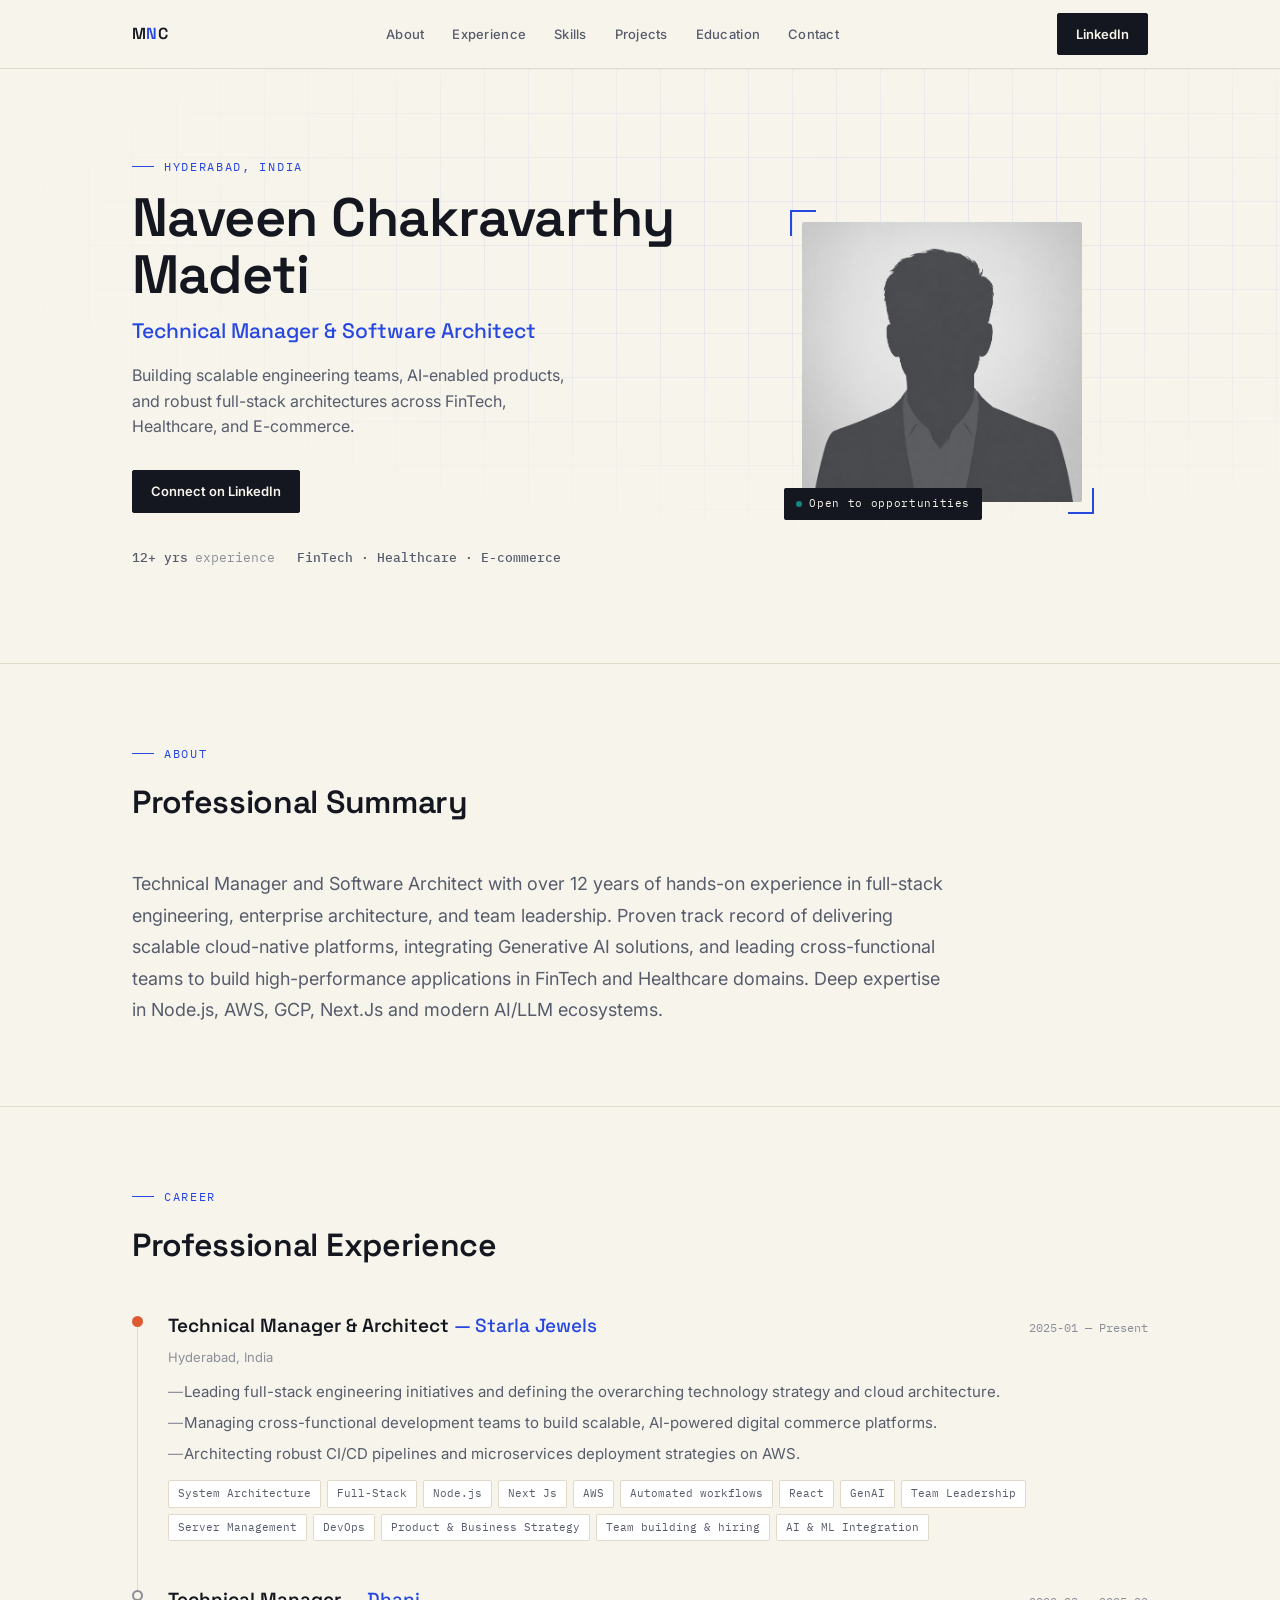
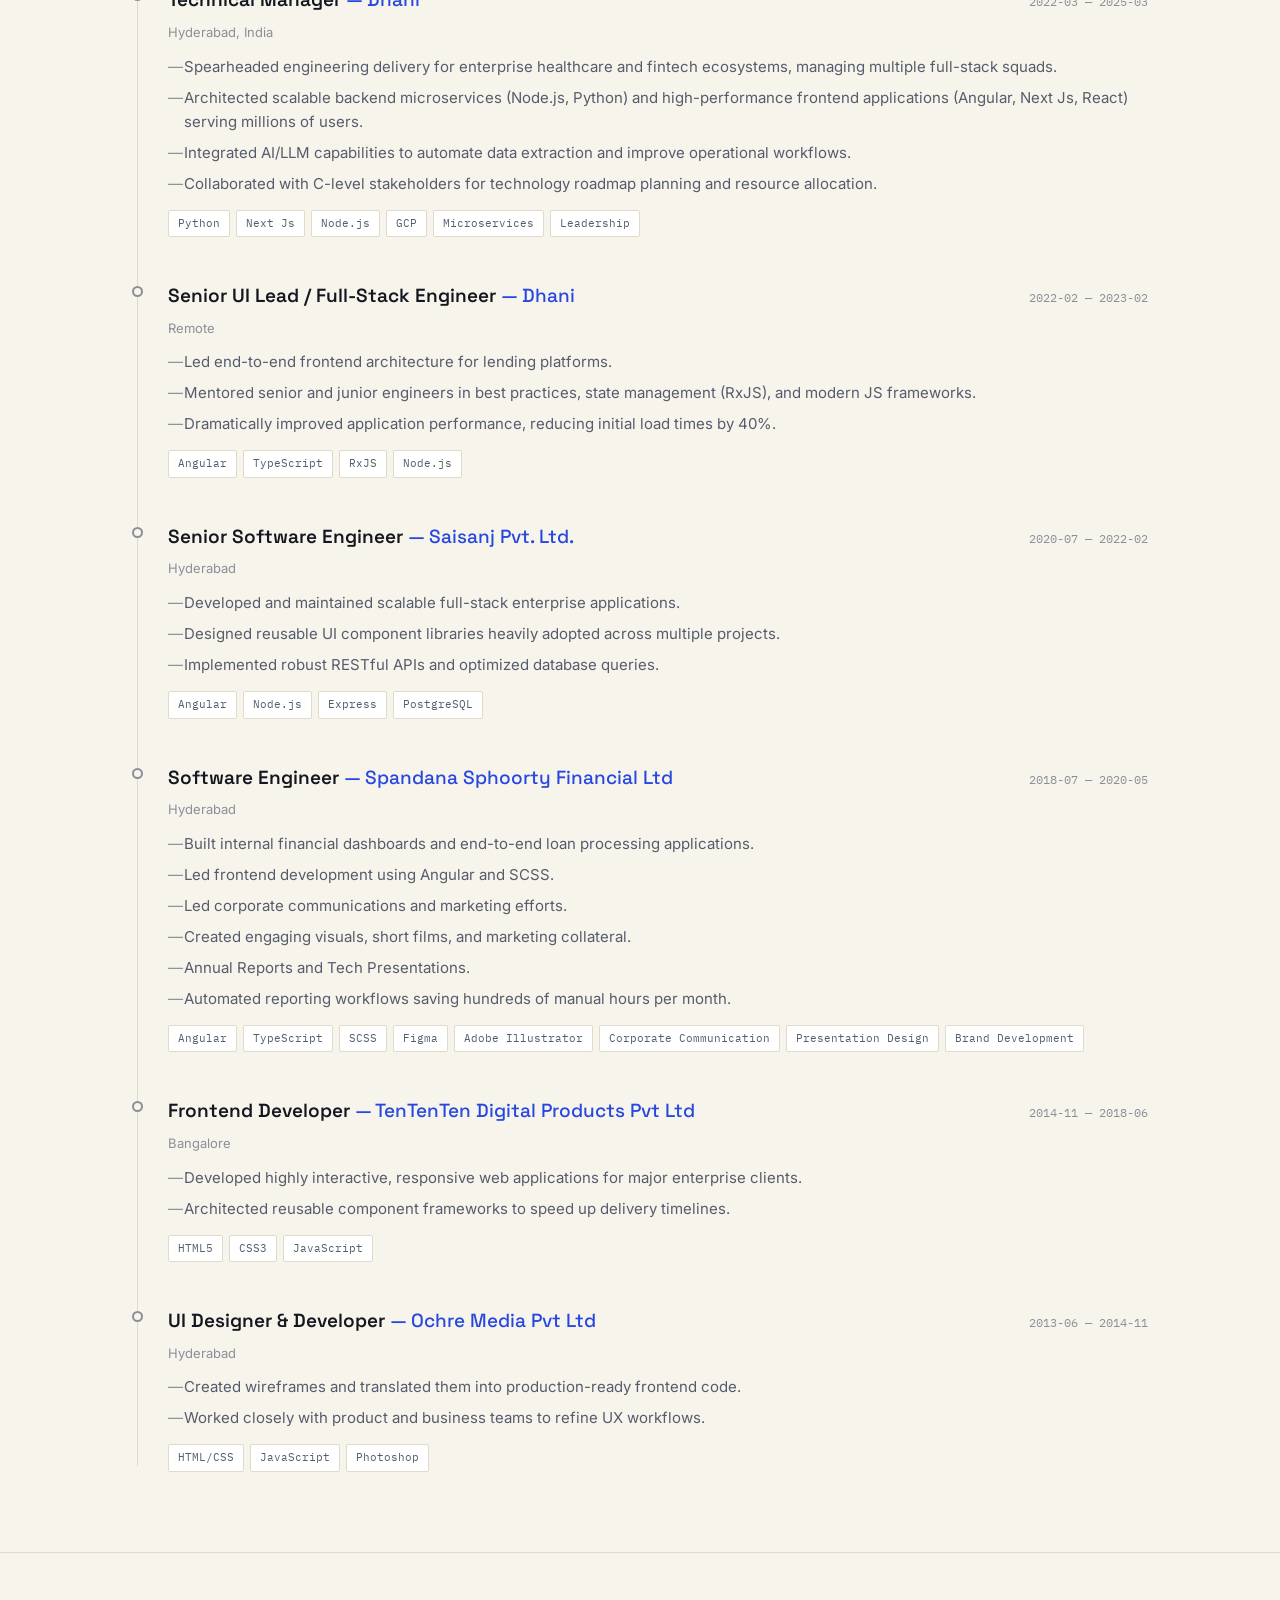
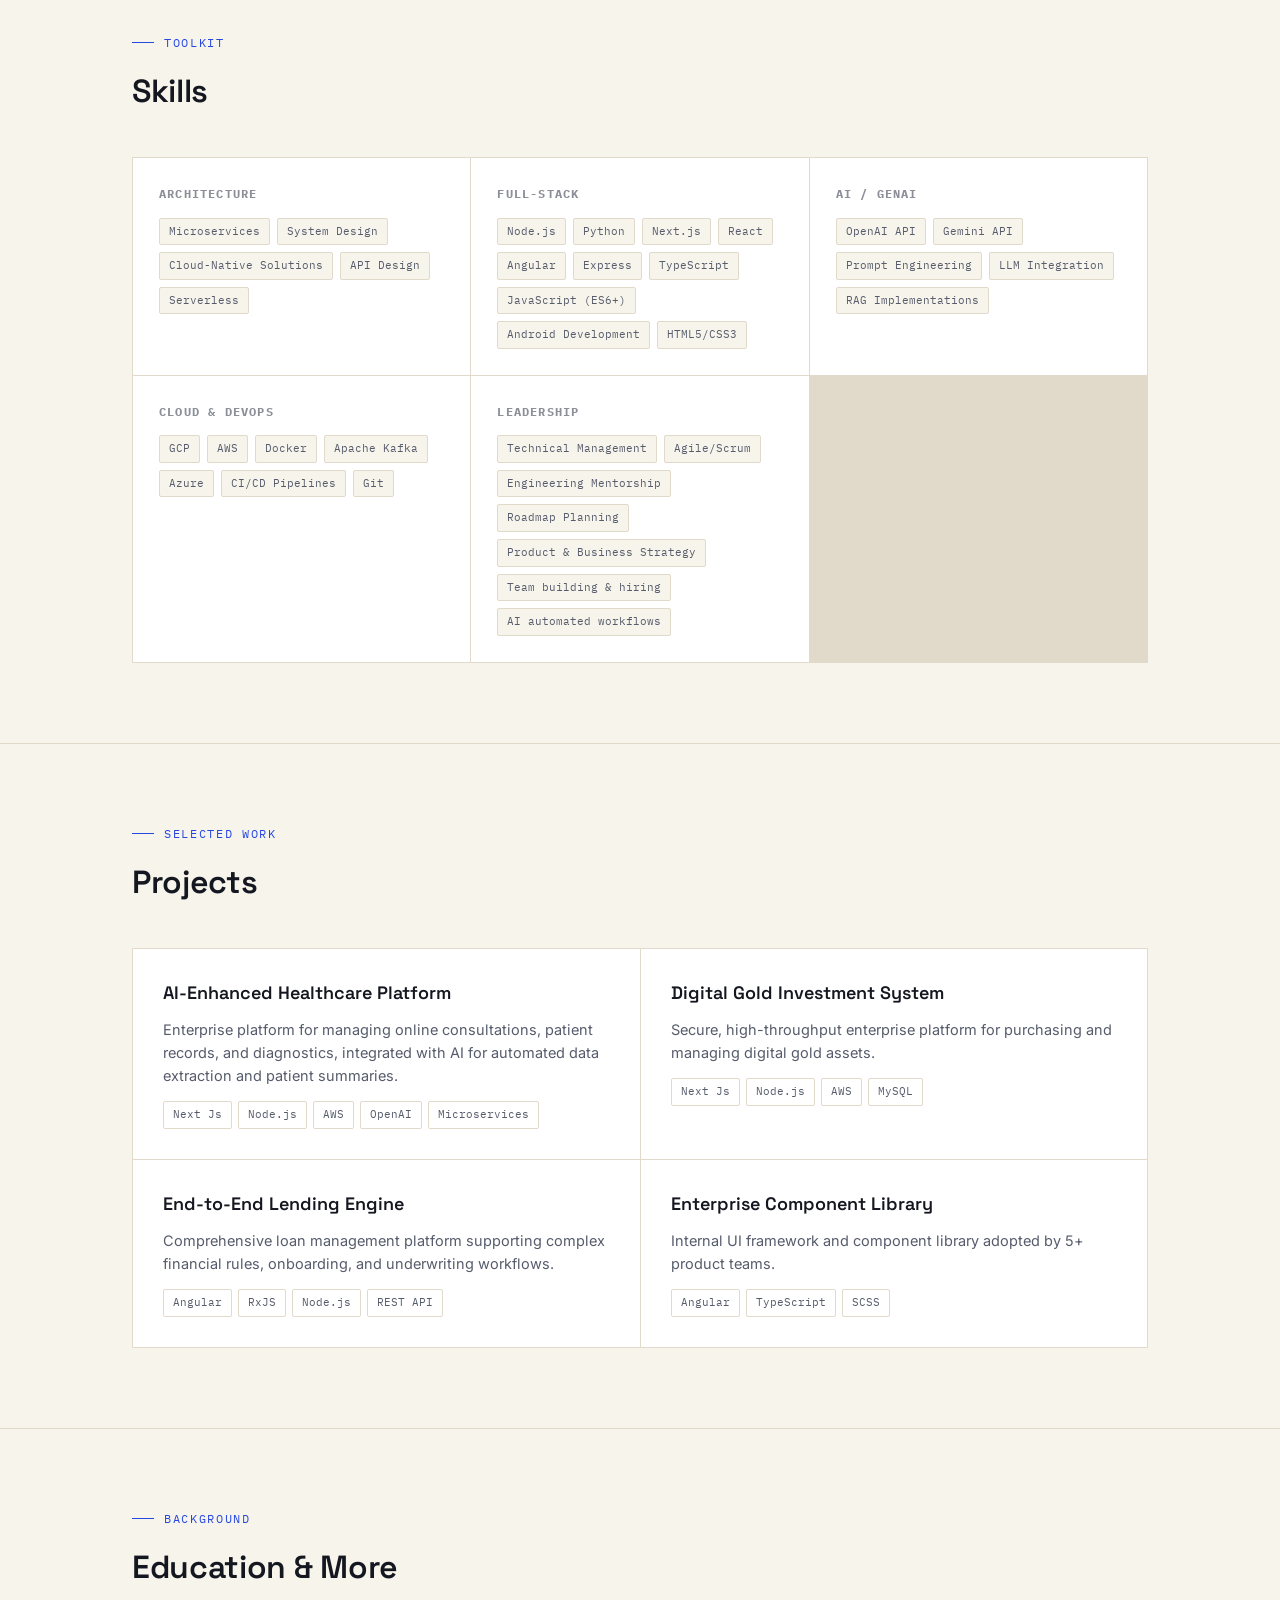
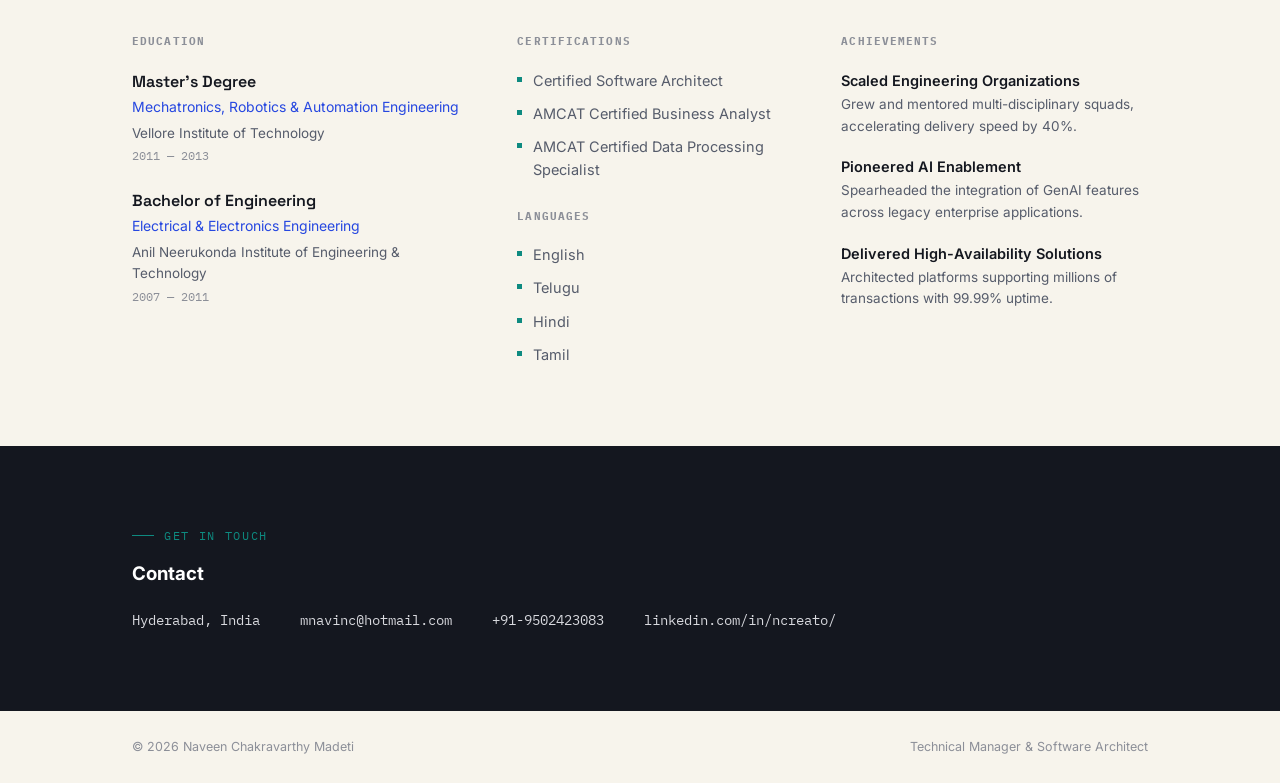
<file: index.html>
<!DOCTYPE html>
<html lang="en">

<head>
  <meta charset="UTF-8">
  <meta name="viewport" content="width=device-width, initial-scale=1.0">
  <title id="doc-title">Naveen Chakravarthy - Resume</title>
  <meta name="description" id="doc-desc"
    content="Technology Strategist, Engineering Manager, Solution Architect, and AI Enablement Leader with 12+ years of experience building scalable digital platforms.">
  <meta name="theme-color" content="#14171F">
  <link rel="preconnect" href="https://fonts.googleapis.com">
  <link rel="preconnect" href="https://fonts.gstatic.com" crossorigin>
  <link
    href="https://fonts.googleapis.com/css2?family=Space+Grotesk:wght@400;500;600;700&family=Inter:wght@400;500;600;700&family=IBM+Plex+Mono:wght@400;500&display=swap"
    rel="stylesheet">
  <style>
    :root {
      --paper: #F7F4EC;
      --paper-raised: #FFFFFF;
      --ink: #14171F;
      --ink-soft: #565C6B;
      --ink-faint: #8C8F98;
      --blueprint: #2647E0;
      --blueprint-dim: #DDE3FA;
      --teal: #0E8A80;
      --coral: #DD5B33;
      --line: #E1DACB;
      --grid-line: rgba(38, 71, 224, 0.07);
      --radius: 2px;
    }

    * {
      box-sizing: border-box;
      margin: 0;
      padding: 0;
    }

    html {
      scroll-behavior: smooth;
    }

    body {
      background: var(--paper);
      color: var(--ink);
      font-family: 'Inter', system-ui, sans-serif;
      font-size: 16px;
      line-height: 1.6;
      -webkit-font-smoothing: antialiased;
    }

    .display {
      font-family: 'Space Grotesk', sans-serif;
    }

    .mono {
      font-family: 'IBM Plex Mono', monospace;
    }

    a {
      color: inherit;
      text-decoration: none;
    }

    img {
      max-width: 100%;
      display: block;
    }

    .container {
      max-width: 1080px;
      margin: 0 auto;
      padding: 0 32px;
    }

    ::selection {
      background: var(--blueprint);
      color: #fff;
    }

    /* focus visibility */
    a:focus-visible,
    button:focus-visible {
      outline: 2px solid var(--blueprint);
      outline-offset: 3px;
    }

    /* ============ EYEBROW / SECTION LABEL ============ */
    .eyebrow {
      font-family: 'IBM Plex Mono', monospace;
      font-size: 12px;
      letter-spacing: .14em;
      text-transform: uppercase;
      color: var(--blueprint);
      display: flex;
      align-items: center;
      gap: 10px;
      margin-bottom: 14px;
    }

    .eyebrow::before {
      content: "";
      width: 22px;
      height: 1px;
      background: var(--blueprint);
      display: inline-block;
    }

    /* ============ HEADER / NAV ============ */
    .site-header {
      position: sticky;
      top: 0;
      z-index: 50;
      background: rgba(247, 244, 236, 0.86);
      backdrop-filter: blur(10px);
      border-bottom: 1px solid var(--line);
    }

    .site-header .container {
      display: flex;
      align-items: center;
      justify-content: space-between;
      height: 68px;
    }

    .logo {
      font-family: 'Space Grotesk', sans-serif;
      font-weight: 600;
      font-size: 16px;
      letter-spacing: .02em;
    }

    .logo span {
      color: var(--blueprint);
    }

    nav.primary-nav {
      display: flex;
      gap: 28px;
    }

    nav.primary-nav a {
      font-size: 13px;
      font-weight: 500;
      color: var(--ink-soft);
      letter-spacing: .02em;
      position: relative;
      padding: 6px 0;
      transition: color .15s ease;
    }

    nav.primary-nav a:hover {
      color: var(--ink);
    }

    nav.primary-nav a::after {
      content: "";
      position: absolute;
      left: 0;
      bottom: 0;
      width: 0;
      height: 1.5px;
      background: var(--blueprint);
      transition: width .2s ease;
    }

    nav.primary-nav a:hover::after {
      width: 100%;
    }

    .header-actions {
      display: flex;
      gap: 10px;
      align-items: center;
    }

    .btn {
      font-family: 'Inter', sans-serif;
      font-size: 13px;
      font-weight: 600;
      padding: 10px 18px;
      border-radius: var(--radius);
      border: 1px solid var(--ink);
      cursor: pointer;
      transition: all .15s ease;
      display: inline-flex;
      align-items: center;
      gap: 8px;
      white-space: nowrap;
    }

    .btn.primary {
      background: var(--ink);
      color: var(--paper);
    }

    .btn.primary:hover {
      background: var(--blueprint);
      border-color: var(--blueprint);
    }

    .btn.ghost {
      background: transparent;
      color: var(--ink);
    }

    .btn.ghost:hover {
      background: var(--ink);
      color: var(--paper);
    }

    .nav-toggle {
      display: none;
      background: none;
      border: none;
      cursor: pointer;
      padding: 6px;
    }

    .nav-toggle span {
      display: block;
      width: 22px;
      height: 2px;
      background: var(--ink);
      margin: 5px 0;
      transition: .2s;
    }

    /* ============ HERO ============ */
    .hero {
      position: relative;
      overflow: hidden;
      padding: 88px 0 96px;
    }

    .hero .blueprint-grid {
      position: absolute;
      inset: 0;
      z-index: 0;
      background-image:
        linear-gradient(var(--grid-line) 1px, transparent 1px),
        linear-gradient(90deg, var(--grid-line) 1px, transparent 1px);
      background-size: 44px 44px;
      mask-image: radial-gradient(ellipse 90% 70% at 65% 30%, black 20%, transparent 75%);
    }

    .hero-grid {
      position: relative;
      z-index: 1;
      display: grid;
      grid-template-columns: 1.15fr .85fr;
      gap: 48px;
      align-items: center;
    }

    .hero-content h1 {
      font-family: 'Space Grotesk', sans-serif;
      font-weight: 600;
      font-size: clamp(34px, 4.4vw, 54px);
      line-height: 1.05;
      letter-spacing: -.01em;
      margin: 6px 0 10px;
    }

    .hero-content h2 {
      font-family: 'Space Grotesk', sans-serif;
      font-weight: 500;
      font-size: clamp(17px, 2vw, 21px);
      color: var(--blueprint);
      margin-bottom: 16px;
    }

    .hero-content .tagline {
      color: var(--ink-soft);
      font-size: 16px;
      max-width: 46ch;
      margin-bottom: 30px;
    }

    .hero-buttons {
      display: flex;
      gap: 12px;
      flex-wrap: wrap;
    }

    .hero-meta {
      display: flex;
      gap: 22px;
      margin-top: 34px;
      flex-wrap: wrap;
      font-family: 'IBM Plex Mono', monospace;
      font-size: 12.5px;
      color: var(--ink-faint);
    }

    .hero-meta span {
      display: flex;
      align-items: center;
      gap: 7px;
    }

    .hero-meta b {
      color: var(--ink-soft);
      font-weight: 500;
    }

    .hero-image {
      position: relative;
      justify-self: center;
    }

    .frame {
      position: relative;
      width: 280px;
      height: 280px;
    }

    .frame img {
      width: 100%;
      height: 100%;
      object-fit: cover;
      border-radius: var(--radius);
      filter: grayscale(14%);
    }

    .tick {
      position: absolute;
      width: 26px;
      height: 26px;
      border: 2px solid var(--blueprint);
    }

    .tick.tl {
      top: -12px;
      left: -12px;
      border-right: none;
      border-bottom: none;
    }

    .tick.br {
      bottom: -12px;
      right: -12px;
      border-left: none;
      border-top: none;
    }

    .tag-chip {
      position: absolute;
      bottom: -18px;
      left: -18px;
      background: var(--ink);
      color: var(--paper);
      font-family: 'IBM Plex Mono', monospace;
      font-size: 11px;
      letter-spacing: .06em;
      padding: 7px 12px;
      border-radius: var(--radius);
      display: flex;
      align-items: center;
      gap: 7px;
    }

    .tag-chip .dot {
      width: 6px;
      height: 6px;
      border-radius: 50%;
      background: var(--teal);
      animation: pulse 2s infinite;
    }

    @keyframes pulse {

      0%,
      100% {
        opacity: 1;
      }

      50% {
        opacity: .35;
      }
    }

    /* ============ SECTION SHELL ============ */
    .section {
      padding: 80px 0;
      border-top: 1px solid var(--line);
    }

    .section-head {
      display: flex;
      justify-content: space-between;
      align-items: flex-end;
      margin-bottom: 40px;
      gap: 24px;
      flex-wrap: wrap;
    }

    .section-head h3 {
      font-family: 'Space Grotesk', sans-serif;
      font-size: clamp(24px, 3vw, 32px);
      font-weight: 600;
      letter-spacing: -.01em;
    }

    .section-note {
      color: var(--ink-faint);
      font-size: 13.5px;
      max-width: 34ch;
      text-align: right;
    }

    /* ============ ABOUT ============ */
    .about-text {
      font-size: 18px;
      color: var(--ink-soft);
      max-width: 74ch;
      line-height: 1.75;
    }

    .about-text strong {
      color: var(--ink);
      font-weight: 600;
    }

    /* ============ EXPERIENCE (timeline) ============ */
    .timeline {
      position: relative;
      padding-left: 36px;
    }

    .timeline::before {
      content: "";
      position: absolute;
      left: 5px;
      top: 6px;
      bottom: 6px;
      width: 1px;
      background: var(--line);
    }

    .tl-item {
      position: relative;
      padding-bottom: 44px;
      break-inside: avoid;
    }

    .tl-item:last-child {
      padding-bottom: 0;
    }

    .tl-dot {
      position: absolute;
      left: -36px;
      top: 5px;
      width: 11px;
      height: 11px;
      border-radius: 50%;
      background: var(--paper);
      border: 2px solid var(--ink-faint);
    }

    .tl-item.current .tl-dot {
      border-color: var(--coral);
      background: var(--coral);
    }

    .tl-head {
      display: flex;
      justify-content: space-between;
      align-items: baseline;
      gap: 16px;
      flex-wrap: wrap;
      margin-bottom: 6px;
    }

    .tl-role {
      font-family: 'Space Grotesk', sans-serif;
      font-weight: 600;
      font-size: 19px;
    }

    .tl-company {
      color: var(--blueprint);
      font-weight: 500;
    }

    .tl-date {
      font-family: 'IBM Plex Mono', monospace;
      font-size: 12px;
      color: var(--ink-faint);
      white-space: nowrap;
    }

    .tl-loc {
      font-size: 13px;
      color: var(--ink-faint);
      margin-bottom: 12px;
    }

    .tl-highlights {
      list-style: none;
      display: grid;
      gap: 7px;
      margin-bottom: 14px;
    }

    .tl-highlights li {
      padding-left: 16px;
      position: relative;
      color: var(--ink-soft);
      font-size: 15px;
    }

    .tl-highlights li::before {
      content: "—";
      position: absolute;
      left: 0;
      color: var(--ink-faint);
    }

    .tl-tags {
      display: flex;
      flex-wrap: wrap;
      gap: 6px;
    }

    .tag {
      font-family: 'IBM Plex Mono', monospace;
      font-size: 11px;
      color: var(--ink-soft);
      border: 1px solid var(--line);
      padding: 4px 9px;
      border-radius: var(--radius);
      background: var(--paper-raised);
    }

    /* ============ SKILLS ============ */
    .skills-grid {
      display: grid;
      grid-template-columns: repeat(3, 1fr);
      gap: 1px;
      background: var(--line);
      border: 1px solid var(--line);
    }

    .skill-cell {
      background: var(--paper-raised);
      padding: 26px;
      break-inside: avoid;
    }

    .skill-cell h4 {
      font-family: 'IBM Plex Mono', monospace;
      font-size: 12px;
      letter-spacing: .1em;
      text-transform: uppercase;
      color: var(--ink-faint);
      margin-bottom: 14px;
    }

    .skill-tags {
      display: flex;
      flex-wrap: wrap;
      gap: 7px;
    }

    .skill-tags .tag {
      background: var(--paper);
    }

    /* ============ PROJECTS ============ */
    .projects-grid {
      display: grid;
      grid-template-columns: repeat(2, 1fr);
      gap: 1px;
      background: var(--line);
      border: 1px solid var(--line);
    }

    .proj-card {
      background: var(--paper-raised);
      padding: 30px;
      transition: background .15s ease;
      position: relative;
      break-inside: avoid;
    }

    .proj-card:hover {
      background: #fff;
    }

    .proj-top {
      display: flex;
      justify-content: space-between;
      align-items: flex-start;
      margin-bottom: 10px;
      gap: 12px;
    }

    .proj-card h4 {
      font-family: 'Space Grotesk', sans-serif;
      font-weight: 600;
      font-size: 18px;
    }

    .proj-dur {
      font-family: 'IBM Plex Mono', monospace;
      font-size: 11px;
      color: var(--ink-faint);
      white-space: nowrap;
      padding-top: 4px;
    }

    .proj-role {
      color: var(--blueprint);
      font-size: 12.5px;
      font-weight: 500;
      margin-bottom: 10px;
    }

    .proj-desc {
      color: var(--ink-soft);
      font-size: 14.5px;
      margin-bottom: 14px;
    }

    .proj-tags {
      display: flex;
      flex-wrap: wrap;
      gap: 6px;
    }

    .hidden {
      display: none;
    }

    /* ============ EDUCATION / CERTS / ACHIEVEMENTS ROW ============ */
    .tri-grid {
      display: grid;
      grid-template-columns: 1.1fr .9fr 1fr;
      gap: 48px;
      break-inside: avoid;
    }

    .edu-item {
      margin-bottom: 22px;
    }

    .edu-item:last-child {
      margin-bottom: 0;
    }

    .edu-item .degree {
      font-family: 'Space Grotesk', sans-serif;
      font-weight: 600;
      font-size: 16px;
    }

    .edu-item .field {
      color: var(--blueprint);
      font-size: 14px;
      margin: 2px 0 4px;
    }

    .edu-item .inst {
      color: var(--ink-soft);
      font-size: 13.5px;
    }

    .edu-item .yrs {
      font-family: 'IBM Plex Mono', monospace;
      font-size: 11.5px;
      color: var(--ink-faint);
      margin-top: 3px;
    }

    .plain-list {
      list-style: none;
      display: grid;
      gap: 10px;
    }

    .plain-list li {
      font-size: 14.5px;
      color: var(--ink-soft);
      padding-left: 16px;
      position: relative;
    }

    .plain-list li::before {
      content: "";
      position: absolute;
      left: 0;
      top: 8px;
      width: 5px;
      height: 5px;
      background: var(--teal);
    }

    .ach-item {
      margin-bottom: 18px;
    }

    .ach-item:last-child {
      margin-bottom: 0;
    }

    .ach-item .t {
      font-weight: 600;
      font-size: 14.5px;
      margin-bottom: 2px;
    }

    .ach-item .d {
      color: var(--ink-soft);
      font-size: 13.5px;
    }

    .tri-col h4.mini-label {
      font-family: 'IBM Plex Mono', monospace;
      font-size: 11px;
      letter-spacing: .1em;
      text-transform: uppercase;
      color: var(--ink-faint);
      margin-bottom: 18px;
    }

    /* ============ CONTACT / FOOTER ============ */
    .contact-section {
      background: var(--ink);
      color: var(--paper);
      border-top: none;
    }

    .contact-section .eyebrow {
      color: var(--teal);
    }

    .contact-section .eyebrow::before {
      background: var(--teal);
    }

    .contact-section h3 {
      color: #fff;
    }

    .contact-grid {
      display: flex;
      gap: 40px;
      flex-wrap: wrap;
      margin-top: 20px;
    }

    .contact-grid a,
    .contact-grid span {
      font-family: 'IBM Plex Mono', monospace;
      font-size: 14px;
      color: #D8D9DE;
      display: flex;
      align-items: center;
      gap: 10px;
    }

    .contact-grid a:hover {
      color: var(--teal);
    }

    footer {
      padding: 26px 0;
      font-size: 12.5px;
      color: var(--ink-faint);
    }

    footer .container {
      display: flex;
      justify-content: space-between;
      flex-wrap: wrap;
      gap: 10px;
    }

    /* ============ REVEAL ANIMATION ============ */
    .reveal {
      opacity: 0;
      transform: translateY(14px);
      transition: opacity .5s ease, transform .5s ease;
    }

    .reveal.in {
      opacity: 1;
      transform: none;
    }

    @media (prefers-reduced-motion: reduce) {
      .reveal {
        opacity: 1;
        transform: none;
        transition: none;
      }

      .tag-chip .dot {
        animation: none;
      }
    }

    /* ============ RESPONSIVE ============ */
    @media (max-width:860px) {
      nav.primary-nav {
        display: none;
      }

      .nav-toggle {
        display: block;
      }

      .hero-grid {
        grid-template-columns: 1fr;
      }

      .hero-image {
        justify-self: start;
        order: -1;
      }

      .frame {
        width: 150px;
        height: 150px;
      }

      .skills-grid,
      .projects-grid {
        grid-template-columns: 1fr;
      }

      .tri-grid {
        grid-template-columns: 1fr;
        gap: 40px;
      }

      .section-head {
        flex-direction: column;
        align-items: flex-start;
      }

      .section-note {
        text-align: left;
      }
    }

    @media (max-width:560px) {
      .container {
        padding: 0 20px;
      }

      .hero {
        padding: 60px 0 64px;
      }

      .header-actions .btn.ghost span.label {
        display: none;
      }
    }

    /* ============ PRINT ============ */
    @media print {
      @page {
        margin: 10mm;
        size: A4;
      }

      /* Force exact HTML styling but override colors for saving ink */
      body,
      * {
        -webkit-print-color-adjust: exact !important;
        print-color-adjust: exact !important;
      }

      body {
        background: #fff !important;
        font-size: 13px !important;
        line-height: 1.4 !important;
      }

      /* Hide non-printable elements */
      .site-header,
      .hero-buttons,
      .tag-chip .dot,
      .hero-image {
        display: none !important;
      }

      /* Make contact section white background */
      .contact-section {
        background: transparent !important;
        color: var(--ink) !important;
        border-top: 1px solid var(--line) !important;
      }

      .contact-section h3,
      .contact-section .eyebrow,
      .contact-grid a,
      .contact-grid span {
        color: var(--ink) !important;
      }

      .contact-section .eyebrow::before {
        background: var(--blueprint) !important;
      }

      /* Shrink spacing and fonts to fit 2-3 pages */
      .section {
        padding: 20px 0 !important;
      }

      .hero {
        padding: 15px 0 20px !important;
      }

      .hero-grid {
        grid-template-columns: 1fr !important;
        /* Full width since image is removed */
        gap: 20px !important;
      }

      .hero-content h1 {
        font-size: 32px !important;
        margin-bottom: 5px !important;
      }

      .hero-content h2 {
        font-size: 16px !important;
        margin-bottom: 8px !important;
      }

      .hero-content .tagline {
        font-size: 13.5px !important;
        margin-bottom: 15px !important;
        max-width: 100% !important;
      }

      .hero-meta {
        margin-top: 15px !important;
      }

      .section-head {
        margin-bottom: 20px !important;
      }

      .section-head h3 {
        font-size: 22px !important;
      }

      .about-text {
        font-size: 14.5px !important;
        line-height: 1.5 !important;
      }

      .tl-item {
        padding-bottom: 24px !important;
        break-inside: auto !important;
      }

      .tl-role {
        font-size: 16px !important;
      }

      .tl-highlights li {
        font-size: 13px !important;
      }

      .skills-grid,
      .projects-grid {
        background: transparent !important;
        border: none !important;
        gap: 15px !important;
      }

      .skill-cell {
        padding: 0 0 10px 0 !important;
        break-inside: auto !important;
        background: transparent !important;
      }

      .proj-card {
        padding: 0 0 16px 0 !important;
        break-inside: auto !important;
        background: transparent !important;
      }

      .proj-card h4 {
        font-size: 15px !important;
      }

      .proj-desc {
        font-size: 13px !important;
        margin-bottom: 8px !important;
      }

      .tri-grid {
        display: flex !important;
        flex-direction: row !important;
        flex-wrap: wrap !important;
        gap: 20px !important;
        break-inside: auto !important;
        page-break-inside: auto !important;
      }

      .tri-col {
        flex: 1 1 200px !important;
        break-inside: auto !important;
        page-break-inside: auto !important;
      }

      .edu-item {
        margin-bottom: 12px !important;
      }

      .edu-item .degree {
        font-size: 14px !important;
      }

      .plain-list li {
        font-size: 12.5px !important;
      }

      /* Ensure sections don't avoid breaking */
      .section,
      .container,
      .timeline {
        break-inside: auto !important;
        page-break-inside: auto !important;
      }

      h3,
      h4,
      .eyebrow {
        break-after: avoid !important;
        page-break-after: avoid !important;
      }

      /* Adjust fonts/sizes slightly to ensure they fit a single page or break cleanly */
      .container {
        padding: 0 !important;
        max-width: 100% !important;
      }

      /* Reset animations */
      .reveal {
        opacity: 1 !important;
        transform: none !important;
        transition: none !important;
      }
    }
  </style>
</head>

<body>

  <header class="site-header">
    <div class="container">
      <div class="logo">M<span>N</span>C</div>
      <nav class="primary-nav">
        <a href="#about">About</a>
        <a href="#experience">Experience</a>
        <a href="#skills">Skills</a>
        <a href="#projects">Projects</a>
        <a href="#education">Education</a>
        <a href="#contact">Contact</a>
      </nav>
      <div class="header-actions">
        <a id="linkedin-btn" class="btn primary" href="#" target="_blank" rel="noopener"><span
            class="label">LinkedIn</span></a>
      </div>
    </div>
  </header>

  <main>
    <section class="hero">
      <div class="blueprint-grid"></div>
      <div class="container hero-grid">
        <div class="hero-content reveal">
          <p id="hero-loc" class="eyebrow mono"></p>
          <h1 id="hero-name"></h1>
          <h2 id="hero-headline"></h2>
          <p id="hero-tagline" class="tagline"></p>
          <div class="hero-buttons">
            <a id="hero-linkedin-btn" class="btn primary" href="#" target="_blank" rel="noopener">Connect on
              LinkedIn</a>
          </div>
          <div class="hero-meta">
            <span><b>12+ yrs</b> experience</span>
            <span><b>FinTech · Healthcare · E-commerce</b></span>
          </div>
        </div>
        <div class="hero-image reveal">
          <div class="frame">
            <div class="tick tl"></div>
            <img id="hero-photo" src="" alt="Profile Photo">
            <div class="tick br"></div>
            <div class="tag-chip"><span class="dot"></span>Open to opportunities</div>
          </div>
        </div>
      </div>
    </section>

    <section id="about" class="section">
      <div class="container">
        <div class="section-head">
          <div>
            <p class="eyebrow">About</p>
            <h3>Professional Summary</h3>
          </div>
        </div>
        <p id="about-summary" class="about-text reveal"></p>
      </div>
    </section>

    <section id="experience" class="section">
      <div class="container">
        <div class="section-head">
          <div>
            <p class="eyebrow">Career</p>
            <h3>Professional Experience</h3>
          </div>
        </div>
        <div id="experience-list" class="timeline"></div>
      </div>
    </section>

    <section id="skills" class="section">
      <div class="container">
        <div class="section-head">
          <div>
            <p class="eyebrow">Toolkit</p>
            <h3>Skills</h3>
          </div>
        </div>
        <div id="skills-grid" class="skills-grid reveal"></div>
      </div>
    </section>

    <section id="projects" class="section">
      <div class="container">
        <div class="section-head">
          <div>
            <p class="eyebrow">Selected work</p>
            <h3>Projects</h3>
          </div>
        </div>
        <div id="projects-grid" class="projects-grid reveal"></div>
      </div>
    </section>

    <section id="education" class="section">
      <div class="container">
        <div class="section-head">
          <div>
            <p class="eyebrow">Background</p>
            <h3>Education &amp; More</h3>
          </div>
        </div>
        <div class="tri-grid reveal">
          <div class="tri-col">
            <h4 class="mini-label">Education</h4>
            <div id="education-list"></div>
          </div>
          <div class="tri-col">
            <h4 class="mini-label">Certifications</h4>
            <ul id="certification-list" class="plain-list"></ul>
            <h4 class="mini-label" style="margin-top:26px;">Languages</h4>
            <ul id="language-list" class="plain-list"></ul>
          </div>
          <div class="tri-col">
            <h4 class="mini-label">Achievements</h4>
            <div id="achievement-list"></div>
          </div>
        </div>
      </div>
    </section>

    <section id="contact" class="section contact-section">
      <div class="container">
        <p class="eyebrow">Get in touch</p>
        <h3>Contact</h3>
        <div class="contact-grid">
          <span id="contact-loc"></span>
          <a id="contact-email" href=""></a>
          <a id="contact-phone" href=""></a>
          <a id="contact-linkedin" href="#" target="_blank" rel="noopener"></a>
        </div>
      </div>
    </section>
  </main>

  <footer>
    <div class="container">
      <p>© <span id="year"></span> <span id="footer-name"></span></p>
      <p id="footer-headline"></p>
    </div>
  </footer>

  <!-- Load Data -->
  <script src="data/profile.js"></script>

  <!-- Render Logic -->
  <script>
    document.addEventListener("DOMContentLoaded", () => {
      if (typeof profile === 'undefined') {
        console.error("Profile data not loaded.");
        return;
      }

      const $ = (id) => document.getElementById(id);
      const escapeHTML = (str) => String(str).replace(/[&<>"']/g, m => ({ '&': '&amp;', '<': '&lt;', '>': '&gt;', '"': '&quot;', "'": '&#39;' })[m]);

      // SEO & Head
      $("doc-title").textContent = profile.site.title;
      $("doc-desc").content = profile.site.description;

      // Hero & Header
      $("linkedin-btn").href = profile.social.linkedin;
      $("hero-linkedin-btn").href = profile.social.linkedin;
      $("hero-loc").textContent = profile.personal.location;
      $("hero-name").textContent = profile.personal.name;
      $("hero-headline").textContent = profile.personal.headline;
      $("hero-tagline").textContent = profile.personal.tagline;
      $("hero-photo").src = profile.personal.photo;

      // About
      $("about-summary").innerHTML = profile.summary; // allowing HTML like <strong> if passed, or just text

      // Experience
      const expContainer = $("experience-list");
      profile.experience.forEach((job, index) => {
        const isCurrent = index === 0 ? "current" : "";
        const html = `
      <div class="tl-item ${isCurrent} reveal">
        <div class="tl-dot"></div>
        <div class="tl-head">
          <span class="tl-role">${escapeHTML(job.position)} <span class="tl-company">— ${escapeHTML(job.company)}</span></span>
          <span class="tl-date">${escapeHTML(job.start)} — ${escapeHTML(job.end)}</span>
        </div>
        <div class="tl-loc">${escapeHTML(job.location)}</div>
        <ul class="tl-highlights">
          ${job.highlights.map(h => `<li>${escapeHTML(h)}</li>`).join("")}
        </ul>
        <div class="tl-tags">
          ${job.technologies.map(t => `<span class="tag">${escapeHTML(t)}</span>`).join("")}
        </div>
      </div>
    `;
        expContainer.insertAdjacentHTML('beforeend', html);
      });

      // Skills
      const skillsContainer = $("skills-grid");
      Object.entries(profile.skills).forEach(([category, skills]) => {
        const html = `
      <div class="skill-cell">
        <h4>${escapeHTML(category)}</h4>
        <div class="skill-tags">
          ${skills.map(s => `<span class="tag">${escapeHTML(s)}</span>`).join("")}
        </div>
      </div>
    `;
        skillsContainer.insertAdjacentHTML('beforeend', html);
      });

      // Projects
      const projContainer = $("projects-grid");
      profile.projects.forEach(proj => {
        const html = `
      <div class="proj-card">
        <div class="proj-top"><h4>${escapeHTML(proj.name)}</h4><span class="proj-dur hidden">${escapeHTML(proj.duration)}</span></div>
        <p class="proj-role hidden">${escapeHTML(proj.role)}</p>
        <p class="proj-desc">${escapeHTML(proj.description)}</p>
        <div class="proj-tags">
          ${proj.technologies.map(t => `<span class="tag">${escapeHTML(t)}</span>`).join("")}
        </div>
      </div>
    `;
        projContainer.insertAdjacentHTML('beforeend', html);
      });

      // Education
      const eduContainer = $("education-list");
      profile.education.forEach(edu => {
        const html = `
      <div class="edu-item">
        <div class="degree">${escapeHTML(edu.degree)}</div>
        <div class="field">${escapeHTML(edu.field)}</div>
        <div class="inst">${escapeHTML(edu.institution)}</div>
        <div class="yrs">${escapeHTML(edu.start)} — ${escapeHTML(edu.end)}</div>
      </div>
    `;
        eduContainer.insertAdjacentHTML('beforeend', html);
      });

      // Certifications
      const certContainer = $("certification-list");
      profile.certifications.forEach(cert => {
        certContainer.insertAdjacentHTML('beforeend', `<li>${escapeHTML(cert)}</li>`);
      });

      // Languages
      const langContainer = $("language-list");
      profile.languages.forEach(lang => {
        langContainer.insertAdjacentHTML('beforeend', `<li>${escapeHTML(lang)}</li>`);
      });

      // Achievements
      const achContainer = $("achievement-list");
      profile.achievements.forEach(ach => {
        const html = `
      <div class="ach-item">
        <div class="t">${escapeHTML(ach.title)}</div>
        <div class="d">${escapeHTML(ach.description)}</div>
      </div>
    `;
        achContainer.insertAdjacentHTML('beforeend', html);
      });

      // Contact & Footer
      $("contact-loc").textContent = profile.personal.location;
      $("contact-email").href = "mailto:" + profile.personal.email;
      $("contact-email").textContent = profile.personal.email;
      $("contact-phone").href = "tel:" + profile.personal.phone;
      $("contact-phone").textContent = profile.personal.phone;
      $("contact-linkedin").href = profile.social.linkedin;
      $("contact-linkedin").textContent = profile.social.linkedin.replace("https://", "");

      $("year").textContent = new Date().getFullYear();
      $("footer-name").textContent = profile.personal.name;
      $("footer-headline").textContent = profile.personal.headline;

      // Trigger reveals
      setTimeout(() => {
        document.querySelectorAll('.reveal').forEach(el => el.classList.add('in'));
      }, 100);
    });
  </script>

</body>

</html>
</file>
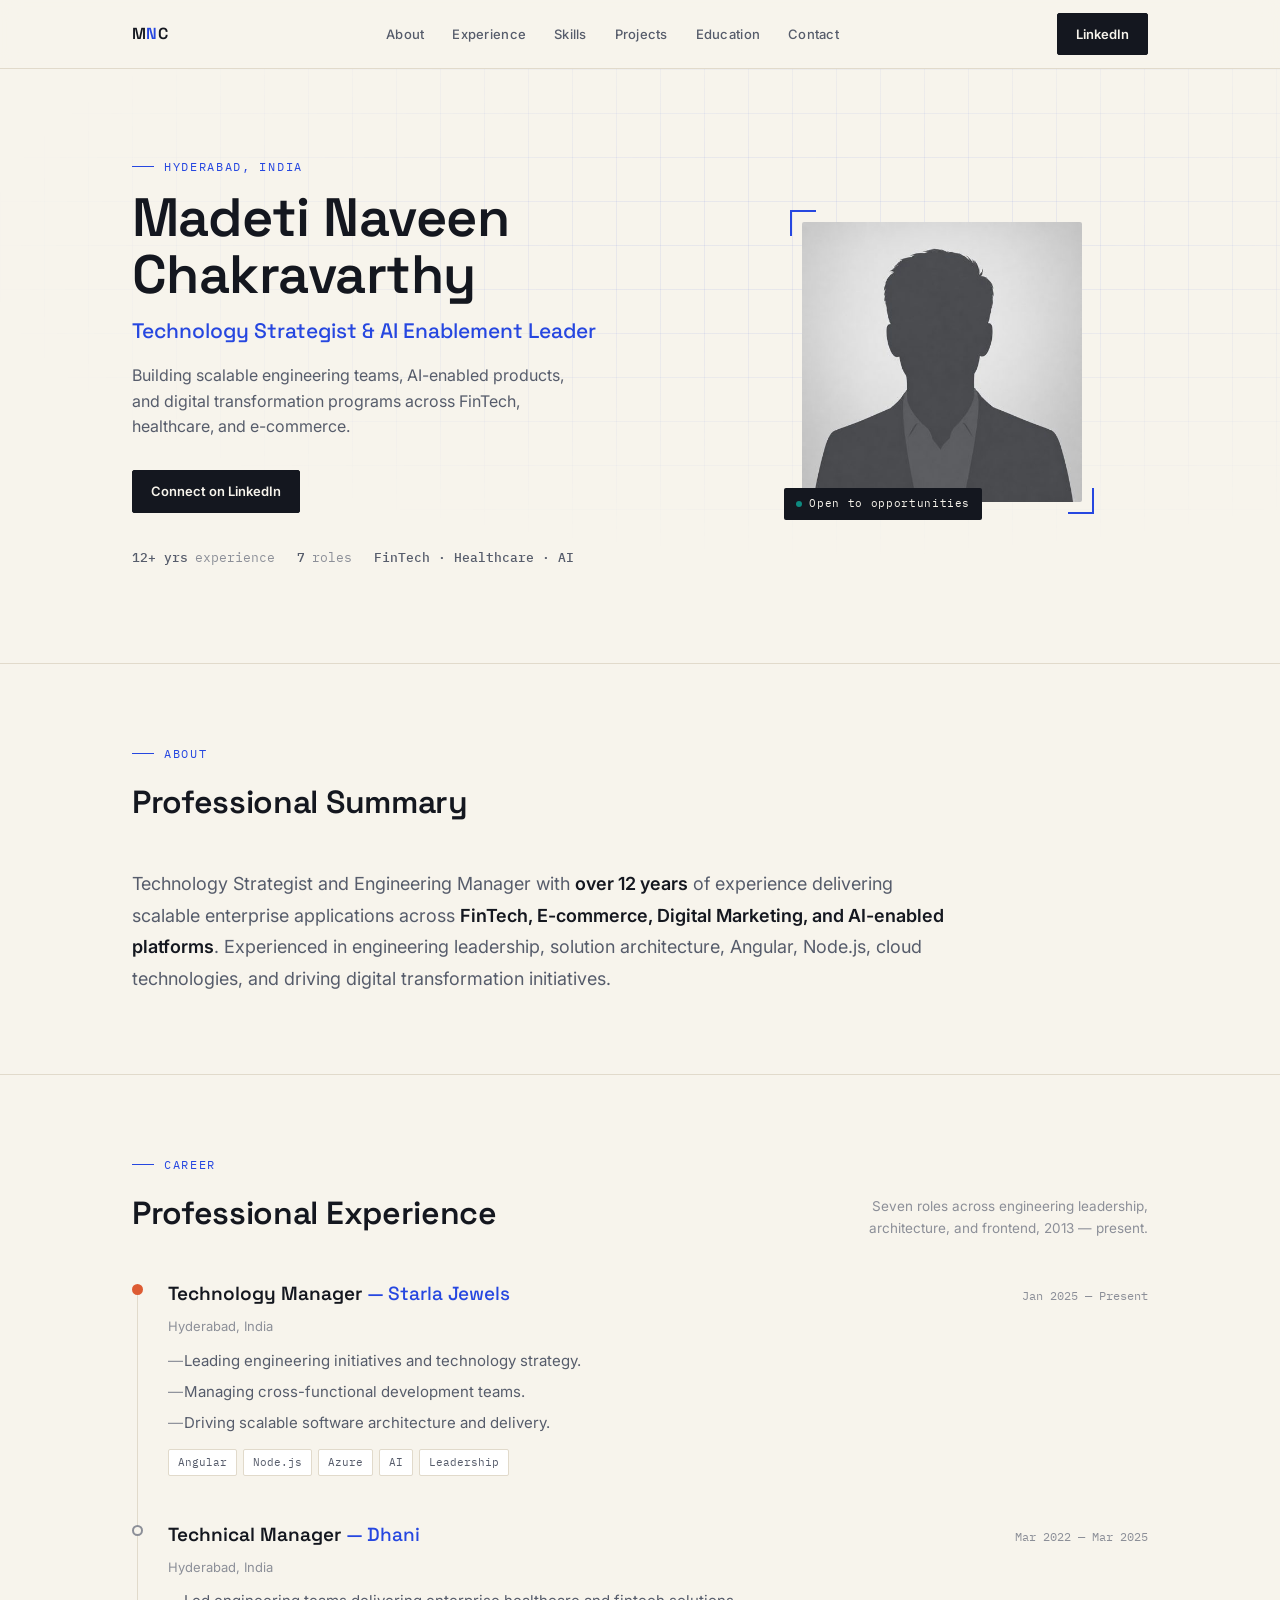
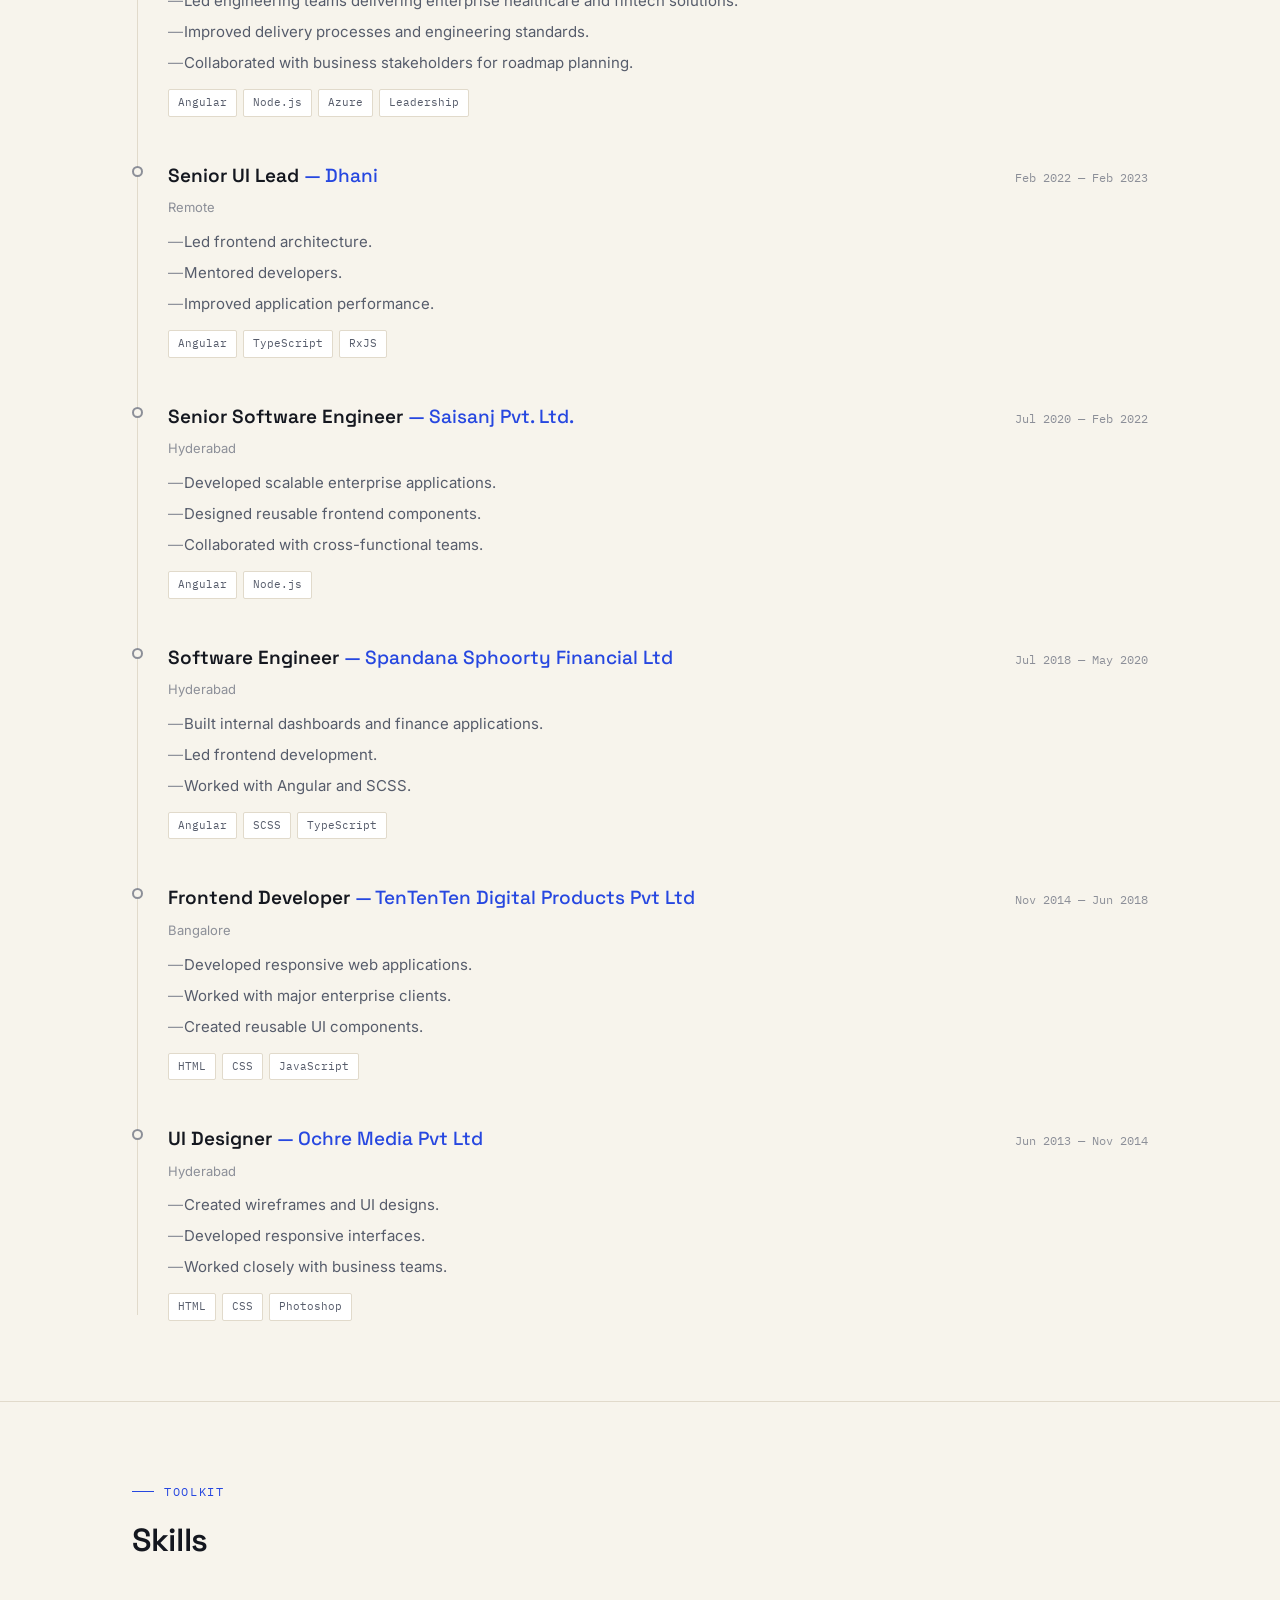
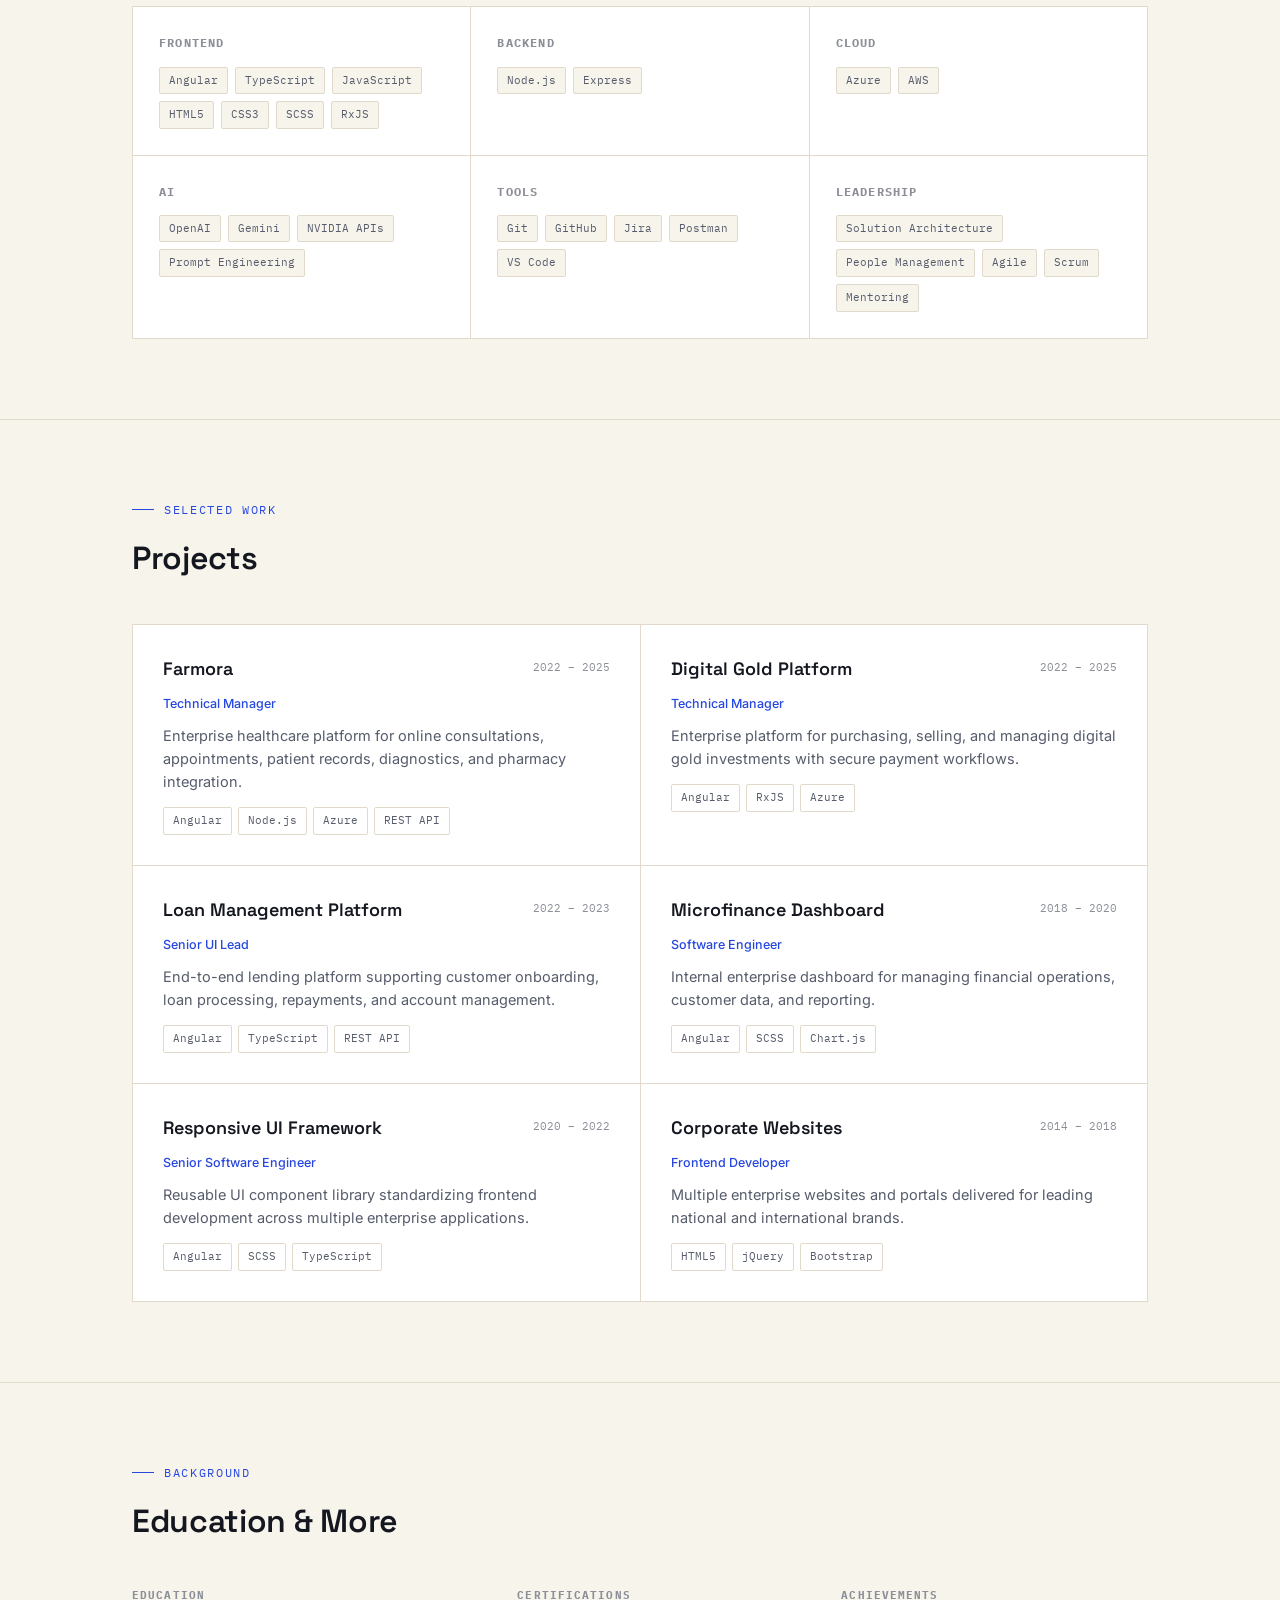
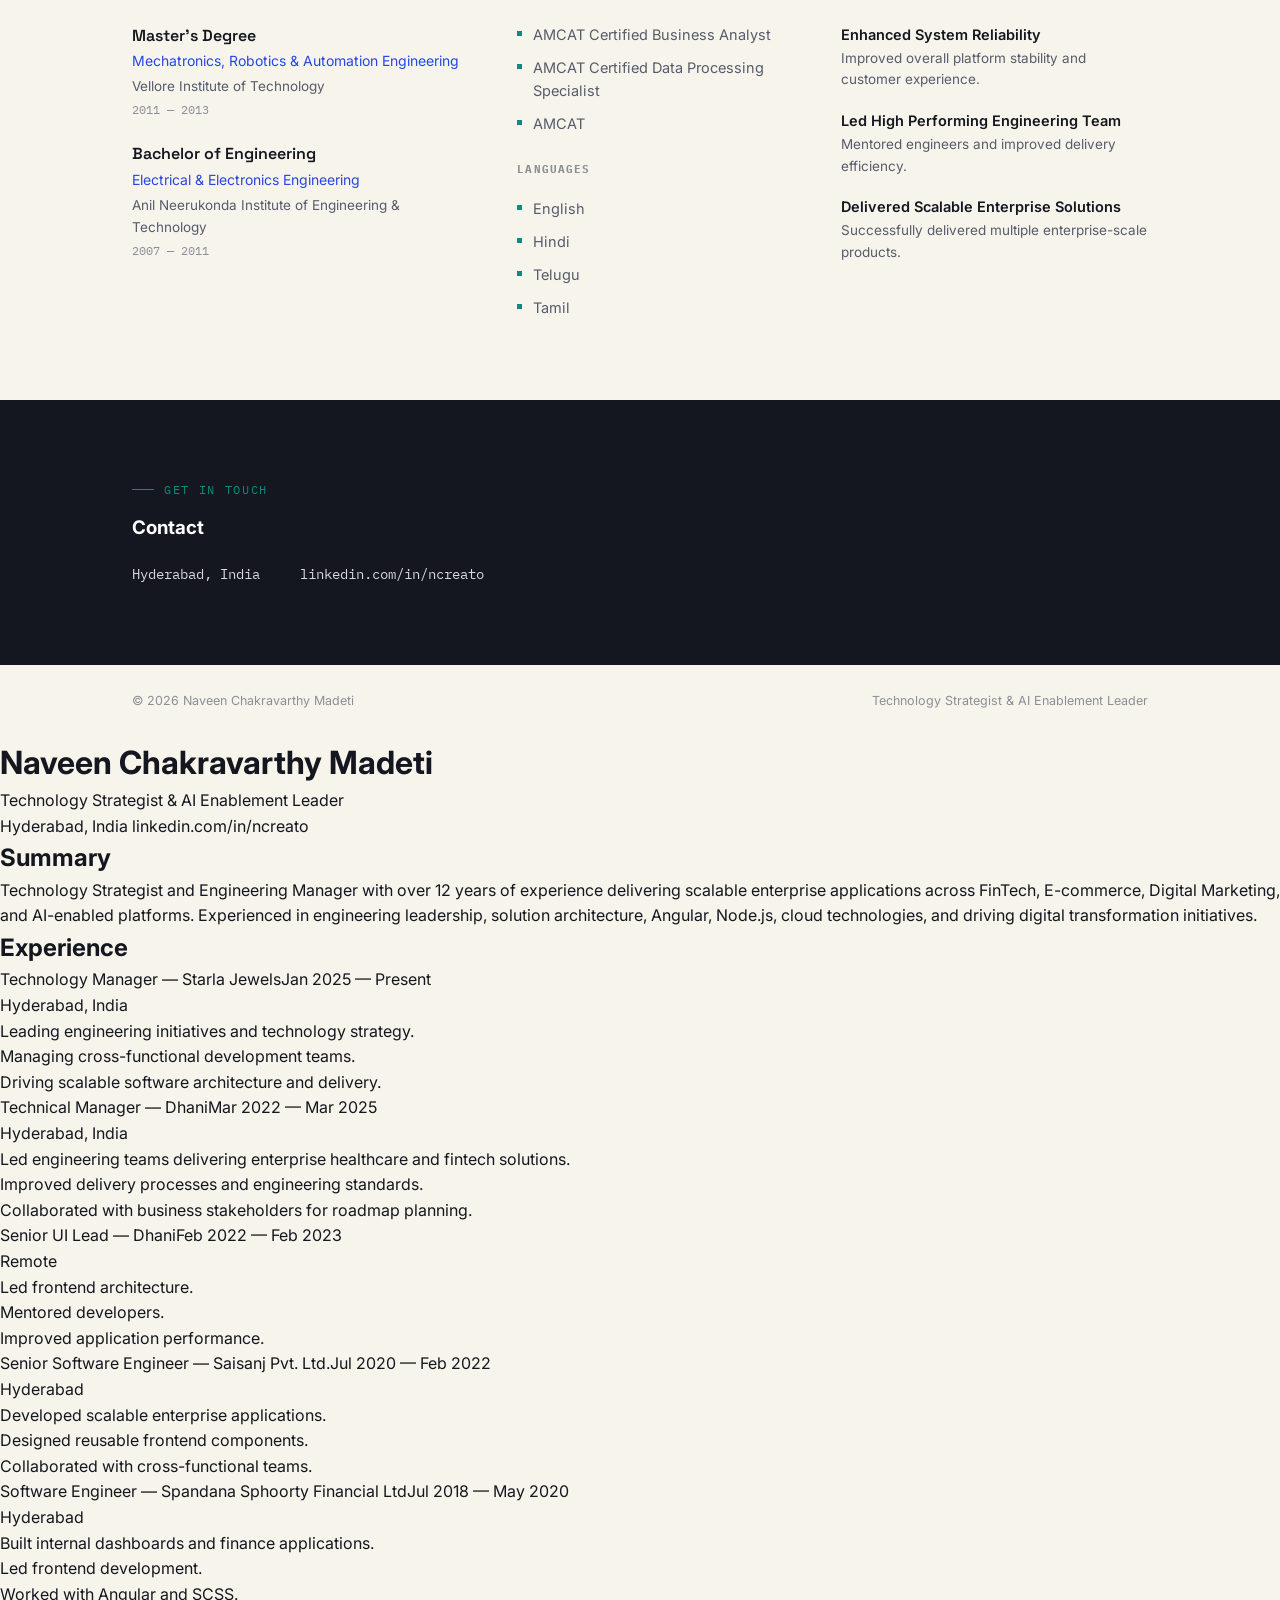
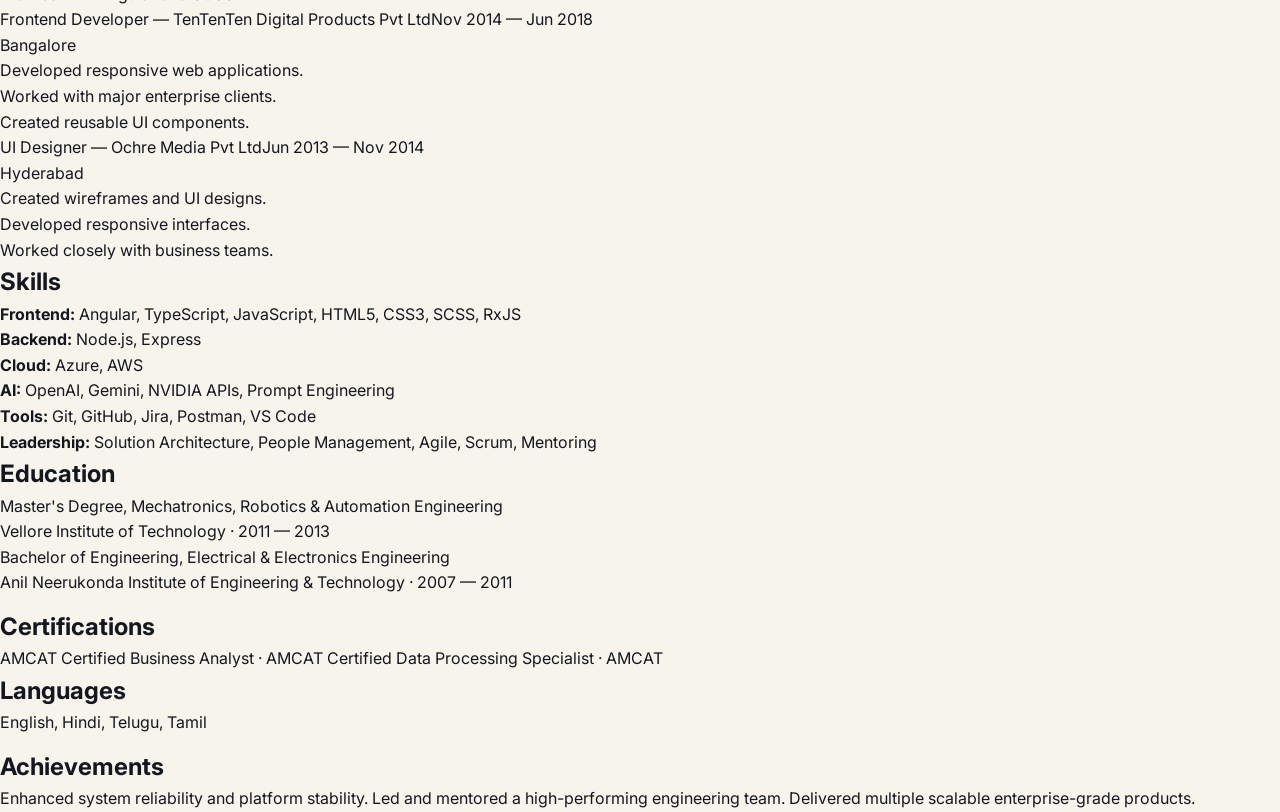
<file: resume-1.html>
<!DOCTYPE html>
<html lang="en">

<head>
    <meta charset="UTF-8">
    <meta name="viewport" content="width=device-width, initial-scale=1.0">
    <title>Naveen Chakravarthy Madeti — Technology Strategist &amp; AI Enablement Leader</title>
    <meta name="description"
        content="Technology Strategist, Engineering Manager, Solution Architect, and AI Enablement Leader with 12+ years of experience building scalable digital platforms.">
    <meta name="theme-color" content="#14171F">
    <link rel="preconnect" href="https://fonts.googleapis.com">
    <link rel="preconnect" href="https://fonts.gstatic.com" crossorigin>
    <link
        href="https://fonts.googleapis.com/css2?family=Space+Grotesk:wght@400;500;600;700&family=Inter:wght@400;500;600;700&family=IBM+Plex+Mono:wght@400;500&display=swap"
        rel="stylesheet">
    <style>
        :root {
            --paper: #F7F4EC;
            --paper-raised: #FFFFFF;
            --ink: #14171F;
            --ink-soft: #565C6B;
            --ink-faint: #8C8F98;
            --blueprint: #2647E0;
            --blueprint-dim: #DDE3FA;
            --teal: #0E8A80;
            --coral: #DD5B33;
            --line: #E1DACB;
            --grid-line: rgba(38, 71, 224, 0.07);
            --radius: 2px;
        }

        * {
            box-sizing: border-box;
            margin: 0;
            padding: 0;
        }

        html {
            scroll-behavior: smooth;
        }

        body {
            background: var(--paper);
            color: var(--ink);
            font-family: 'Inter', system-ui, sans-serif;
            font-size: 16px;
            line-height: 1.6;
            -webkit-font-smoothing: antialiased;
        }

        .display {
            font-family: 'Space Grotesk', sans-serif;
        }

        .mono {
            font-family: 'IBM Plex Mono', monospace;
        }

        a {
            color: inherit;
            text-decoration: none;
        }

        img {
            max-width: 100%;
            display: block;
        }

        .container {
            max-width: 1080px;
            margin: 0 auto;
            padding: 0 32px;
        }

        ::selection {
            background: var(--blueprint);
            color: #fff;
        }

        /* focus visibility */
        a:focus-visible,
        button:focus-visible {
            outline: 2px solid var(--blueprint);
            outline-offset: 3px;
        }

        /* ============ EYEBROW / SECTION LABEL ============ */
        .eyebrow {
            font-family: 'IBM Plex Mono', monospace;
            font-size: 12px;
            letter-spacing: .14em;
            text-transform: uppercase;
            color: var(--blueprint);
            display: flex;
            align-items: center;
            gap: 10px;
            margin-bottom: 14px;
        }

        .eyebrow::before {
            content: "";
            width: 22px;
            height: 1px;
            background: var(--blueprint);
            display: inline-block;
        }

        /* ============ HEADER / NAV ============ */
        .site-header {
            position: sticky;
            top: 0;
            z-index: 50;
            background: rgba(247, 244, 236, 0.86);
            backdrop-filter: blur(10px);
            border-bottom: 1px solid var(--line);
        }

        .site-header .container {
            display: flex;
            align-items: center;
            justify-content: space-between;
            height: 68px;
        }

        .logo {
            font-family: 'Space Grotesk', sans-serif;
            font-weight: 600;
            font-size: 16px;
            letter-spacing: .02em;
        }

        .logo span {
            color: var(--blueprint);
        }

        nav.primary-nav {
            display: flex;
            gap: 28px;
        }

        nav.primary-nav a {
            font-size: 13px;
            font-weight: 500;
            color: var(--ink-soft);
            letter-spacing: .02em;
            position: relative;
            padding: 6px 0;
            transition: color .15s ease;
        }

        nav.primary-nav a:hover {
            color: var(--ink);
        }

        nav.primary-nav a::after {
            content: "";
            position: absolute;
            left: 0;
            bottom: 0;
            width: 0;
            height: 1.5px;
            background: var(--blueprint);
            transition: width .2s ease;
        }

        nav.primary-nav a:hover::after {
            width: 100%;
        }

        .header-actions {
            display: flex;
            gap: 10px;
            align-items: center;
        }

        .btn {
            font-family: 'Inter', sans-serif;
            font-size: 13px;
            font-weight: 600;
            padding: 10px 18px;
            border-radius: var(--radius);
            border: 1px solid var(--ink);
            cursor: pointer;
            transition: all .15s ease;
            display: inline-flex;
            align-items: center;
            gap: 8px;
            white-space: nowrap;
        }

        .btn.primary {
            background: var(--ink);
            color: var(--paper);
        }

        .btn.primary:hover {
            background: var(--blueprint);
            border-color: var(--blueprint);
        }

        .btn.ghost {
            background: transparent;
            color: var(--ink);
        }

        .btn.ghost:hover {
            background: var(--ink);
            color: var(--paper);
        }

        .nav-toggle {
            display: none;
            background: none;
            border: none;
            cursor: pointer;
            padding: 6px;
        }

        .nav-toggle span {
            display: block;
            width: 22px;
            height: 2px;
            background: var(--ink);
            margin: 5px 0;
            transition: .2s;
        }

        /* ============ HERO ============ */
        .hero {
            position: relative;
            overflow: hidden;
            padding: 88px 0 96px;
        }

        .hero .blueprint-grid {
            position: absolute;
            inset: 0;
            z-index: 0;
            background-image:
                linear-gradient(var(--grid-line) 1px, transparent 1px),
                linear-gradient(90deg, var(--grid-line) 1px, transparent 1px);
            background-size: 44px 44px;
            mask-image: radial-gradient(ellipse 90% 70% at 65% 30%, black 20%, transparent 75%);
        }

        .hero-grid {
            position: relative;
            z-index: 1;
            display: grid;
            grid-template-columns: 1.15fr .85fr;
            gap: 48px;
            align-items: center;
        }

        .hero-content h1 {
            font-family: 'Space Grotesk', sans-serif;
            font-weight: 600;
            font-size: clamp(34px, 4.4vw, 54px);
            line-height: 1.05;
            letter-spacing: -.01em;
            margin: 6px 0 10px;
        }

        .hero-content h2 {
            font-family: 'Space Grotesk', sans-serif;
            font-weight: 500;
            font-size: clamp(17px, 2vw, 21px);
            color: var(--blueprint);
            margin-bottom: 16px;
        }

        .hero-content .tagline {
            color: var(--ink-soft);
            font-size: 16px;
            max-width: 46ch;
            margin-bottom: 30px;
        }

        .hero-buttons {
            display: flex;
            gap: 12px;
            flex-wrap: wrap;
        }

        .hero-meta {
            display: flex;
            gap: 22px;
            margin-top: 34px;
            flex-wrap: wrap;
            font-family: 'IBM Plex Mono', monospace;
            font-size: 12.5px;
            color: var(--ink-faint);
        }

        .hero-meta span {
            display: flex;
            align-items: center;
            gap: 7px;
        }

        .hero-meta b {
            color: var(--ink-soft);
            font-weight: 500;
        }

        .hero-image {
            position: relative;
            justify-self: center;
        }

        .frame {
            position: relative;
            width: 280px;
            height: 280px;
        }

        .frame img {
            width: 100%;
            height: 100%;
            object-fit: cover;
            border-radius: var(--radius);
            filter: grayscale(14%);
        }

        .tick {
            position: absolute;
            width: 26px;
            height: 26px;
            border: 2px solid var(--blueprint);
        }

        .tick.tl {
            top: -12px;
            left: -12px;
            border-right: none;
            border-bottom: none;
        }

        .tick.br {
            bottom: -12px;
            right: -12px;
            border-left: none;
            border-top: none;
        }

        .tag-chip {
            position: absolute;
            bottom: -18px;
            left: -18px;
            background: var(--ink);
            color: var(--paper);
            font-family: 'IBM Plex Mono', monospace;
            font-size: 11px;
            letter-spacing: .06em;
            padding: 7px 12px;
            border-radius: var(--radius);
            display: flex;
            align-items: center;
            gap: 7px;
        }

        .tag-chip .dot {
            width: 6px;
            height: 6px;
            border-radius: 50%;
            background: var(--teal);
            animation: pulse 2s infinite;
        }

        @keyframes pulse {

            0%,
            100% {
                opacity: 1;
            }

            50% {
                opacity: .35;
            }
        }

        /* ============ SECTION SHELL ============ */
        .section {
            padding: 80px 0;
            border-top: 1px solid var(--line);
        }

        .section-head {
            display: flex;
            justify-content: space-between;
            align-items: flex-end;
            margin-bottom: 40px;
            gap: 24px;
            flex-wrap: wrap;
        }

        .section-head h3 {
            font-family: 'Space Grotesk', sans-serif;
            font-size: clamp(24px, 3vw, 32px);
            font-weight: 600;
            letter-spacing: -.01em;
        }

        .section-note {
            color: var(--ink-faint);
            font-size: 13.5px;
            max-width: 34ch;
            text-align: right;
        }

        /* ============ ABOUT ============ */
        .about-text {
            font-size: 18px;
            color: var(--ink-soft);
            max-width: 74ch;
            line-height: 1.75;
        }

        .about-text strong {
            color: var(--ink);
            font-weight: 600;
        }

        /* ============ EXPERIENCE (timeline) ============ */
        .timeline {
            position: relative;
            padding-left: 36px;
        }

        .timeline::before {
            content: "";
            position: absolute;
            left: 5px;
            top: 6px;
            bottom: 6px;
            width: 1px;
            background: var(--line);
        }

        .tl-item {
            position: relative;
            padding-bottom: 44px;
        }

        .tl-item:last-child {
            padding-bottom: 0;
        }

        .tl-dot {
            position: absolute;
            left: -36px;
            top: 5px;
            width: 11px;
            height: 11px;
            border-radius: 50%;
            background: var(--paper);
            border: 2px solid var(--ink-faint);
        }

        .tl-item.current .tl-dot {
            border-color: var(--coral);
            background: var(--coral);
        }

        .tl-head {
            display: flex;
            justify-content: space-between;
            align-items: baseline;
            gap: 16px;
            flex-wrap: wrap;
            margin-bottom: 6px;
        }

        .tl-role {
            font-family: 'Space Grotesk', sans-serif;
            font-weight: 600;
            font-size: 19px;
        }

        .tl-company {
            color: var(--blueprint);
            font-weight: 500;
        }

        .tl-date {
            font-family: 'IBM Plex Mono', monospace;
            font-size: 12px;
            color: var(--ink-faint);
            white-space: nowrap;
        }

        .tl-loc {
            font-size: 13px;
            color: var(--ink-faint);
            margin-bottom: 12px;
        }

        .tl-highlights {
            list-style: none;
            display: grid;
            gap: 7px;
            margin-bottom: 14px;
        }

        .tl-highlights li {
            padding-left: 16px;
            position: relative;
            color: var(--ink-soft);
            font-size: 15px;
        }

        .tl-highlights li::before {
            content: "—";
            position: absolute;
            left: 0;
            color: var(--ink-faint);
        }

        .tl-tags {
            display: flex;
            flex-wrap: wrap;
            gap: 6px;
        }

        .tag {
            font-family: 'IBM Plex Mono', monospace;
            font-size: 11px;
            color: var(--ink-soft);
            border: 1px solid var(--line);
            padding: 4px 9px;
            border-radius: var(--radius);
            background: var(--paper-raised);
        }

        /* ============ SKILLS ============ */
        .skills-grid {
            display: grid;
            grid-template-columns: repeat(3, 1fr);
            gap: 1px;
            background: var(--line);
            border: 1px solid var(--line);
        }

        .skill-cell {
            background: var(--paper-raised);
            padding: 26px;
        }

        .skill-cell h4 {
            font-family: 'IBM Plex Mono', monospace;
            font-size: 12px;
            letter-spacing: .1em;
            text-transform: uppercase;
            color: var(--ink-faint);
            margin-bottom: 14px;
        }

        .skill-tags {
            display: flex;
            flex-wrap: wrap;
            gap: 7px;
        }

        .skill-tags .tag {
            background: var(--paper);
        }

        /* ============ PROJECTS ============ */
        .projects-grid {
            display: grid;
            grid-template-columns: repeat(2, 1fr);
            gap: 1px;
            background: var(--line);
            border: 1px solid var(--line);
        }

        .proj-card {
            background: var(--paper-raised);
            padding: 30px;
            transition: background .15s ease;
            position: relative;
        }

        .proj-card:hover {
            background: #fff;
        }

        .proj-top {
            display: flex;
            justify-content: space-between;
            align-items: flex-start;
            margin-bottom: 10px;
            gap: 12px;
        }

        .proj-card h4 {
            font-family: 'Space Grotesk', sans-serif;
            font-weight: 600;
            font-size: 18px;
        }

        .proj-dur {
            font-family: 'IBM Plex Mono', monospace;
            font-size: 11px;
            color: var(--ink-faint);
            white-space: nowrap;
            padding-top: 4px;
        }

        .proj-role {
            color: var(--blueprint);
            font-size: 12.5px;
            font-weight: 500;
            margin-bottom: 10px;
        }

        .proj-desc {
            color: var(--ink-soft);
            font-size: 14.5px;
            margin-bottom: 14px;
        }

        .proj-tags {
            display: flex;
            flex-wrap: wrap;
            gap: 6px;
        }

        /* ============ EDUCATION / CERTS / ACHIEVEMENTS ROW ============ */
        .tri-grid {
            display: grid;
            grid-template-columns: 1.1fr .9fr 1fr;
            gap: 48px;
        }

        .edu-item {
            margin-bottom: 22px;
        }

        .edu-item:last-child {
            margin-bottom: 0;
        }

        .edu-item .degree {
            font-family: 'Space Grotesk', sans-serif;
            font-weight: 600;
            font-size: 16px;
        }

        .edu-item .field {
            color: var(--blueprint);
            font-size: 14px;
            margin: 2px 0 4px;
        }

        .edu-item .inst {
            color: var(--ink-soft);
            font-size: 13.5px;
        }

        .edu-item .yrs {
            font-family: 'IBM Plex Mono', monospace;
            font-size: 11.5px;
            color: var(--ink-faint);
            margin-top: 3px;
        }

        .plain-list {
            list-style: none;
            display: grid;
            gap: 10px;
        }

        .plain-list li {
            font-size: 14.5px;
            color: var(--ink-soft);
            padding-left: 16px;
            position: relative;
        }

        .plain-list li::before {
            content: "";
            position: absolute;
            left: 0;
            top: 8px;
            width: 5px;
            height: 5px;
            background: var(--teal);
        }

        .ach-item {
            margin-bottom: 18px;
        }

        .ach-item:last-child {
            margin-bottom: 0;
        }

        .ach-item .t {
            font-weight: 600;
            font-size: 14.5px;
            margin-bottom: 2px;
        }

        .ach-item .d {
            color: var(--ink-soft);
            font-size: 13.5px;
        }

        .tri-col h4.mini-label {
            font-family: 'IBM Plex Mono', monospace;
            font-size: 11px;
            letter-spacing: .1em;
            text-transform: uppercase;
            color: var(--ink-faint);
            margin-bottom: 18px;
        }

        /* ============ CONTACT / FOOTER ============ */
        .contact-section {
            background: var(--ink);
            color: var(--paper);
            border-top: none;
        }

        .contact-section .eyebrow {
            color: var(--teal);
        }

        .contact-section .eyebrow::before {
            background: var(--teal);
        }

        .contact-section h3 {
            color: #fff;
        }

        .contact-grid {
            display: flex;
            gap: 40px;
            flex-wrap: wrap;
            margin-top: 20px;
        }

        .contact-grid a,
        .contact-grid span {
            font-family: 'IBM Plex Mono', monospace;
            font-size: 14px;
            color: #D8D9DE;
            display: flex;
            align-items: center;
            gap: 10px;
        }

        .contact-grid a:hover {
            color: var(--teal);
        }

        footer {
            padding: 26px 0;
            font-size: 12.5px;
            color: var(--ink-faint);
        }

        footer .container {
            display: flex;
            justify-content: space-between;
            flex-wrap: wrap;
            gap: 10px;
        }

        /* ============ REVEAL ANIMATION ============ */
        .reveal {
            opacity: 0;
            transform: translateY(14px);
            transition: opacity .5s ease, transform .5s ease;
        }

        .reveal.in {
            opacity: 1;
            transform: none;
        }

        @media (prefers-reduced-motion: reduce) {
            .reveal {
                opacity: 1;
                transform: none;
                transition: none;
            }

            .tag-chip .dot {
                animation: none;
            }
        }

        /* ============ RESPONSIVE ============ */
        @media (max-width:860px) {
            nav.primary-nav {
                display: none;
            }

            .nav-toggle {
                display: block;
            }

            .hero-grid {
                grid-template-columns: 1fr;
            }

            .hero-image {
                justify-self: start;
                order: -1;
            }

            .frame {
                width: 150px;
                height: 150px;
            }

            .skills-grid,
            .projects-grid {
                grid-template-columns: 1fr;
            }

            .tri-grid {
                grid-template-columns: 1fr;
                gap: 40px;
            }

            .section-head {
                flex-direction: column;
                align-items: flex-start;
            }

            .section-note {
                text-align: left;
            }
        }

        @media (max-width:560px) {
            .container {
                padding: 0 20px;
            }

            .hero {
                padding: 60px 0 64px;
            }

            .header-actions .btn.ghost span.label {
                display: none;
            }
        }

        /* ============ PRINT ============ */
        /* .print-resume{display:none;} */
        /* @media print{
  @page{margin:14mm 16mm;}
  body *{visibility:hidden;}
  .site-header,.hero,.section,footer{display:none !important;}
  .print-resume, .print-resume *{visibility:visible;}
  .print-resume{
    display:block;position:absolute;left:0;top:0;width:100%;
    font-family:'Inter',Arial,sans-serif;color:#111;background:#fff;
    font-size:10.6pt;line-height:1.45;
  }
  .pr-header{border-bottom:2px solid #1a1a1a;padding-bottom:10px;margin-bottom:14px;}
  .pr-header h1{font-family:'Space Grotesk',Arial,sans-serif;font-size:22pt;font-weight:700;margin-bottom:2px;}
  .pr-header .role{font-size:12pt;color:#2647E0;font-weight:600;margin-bottom:6px;}
  .pr-contact{display:flex;flex-wrap:wrap;gap:14px;font-size:9pt;color:#333;}
  .pr-contact a{color:#2647E0;text-decoration:underline;}
  .pr-section{margin-bottom:14px;break-inside:avoid-page;}
  .pr-section h2{
    font-size:10.5pt;text-transform:uppercase;letter-spacing:.08em;
    color:#2647E0;border-bottom:1px solid #ccc;padding-bottom:3px;margin-bottom:8px;font-weight:700;
  }
  .pr-summary{margin-bottom:2px;}
  .pr-job{margin-bottom:10px;break-inside:avoid;}
  .pr-job-head{display:flex;justify-content:space-between;font-weight:700;font-size:10.8pt;}
  .pr-job-sub{display:flex;justify-content:space-between;font-size:9.3pt;color:#444;font-style:italic;margin-bottom:3px;}
  .pr-job ul{margin:0 0 0 15px;padding:0;}
  .pr-job li{margin-bottom:1px;}
  .pr-skills-grid{display:grid;grid-template-columns:1fr 1fr;gap:2px 22px;}
  .pr-skills-grid div{font-size:9.6pt;margin-bottom:3px;}
  .pr-skills-grid b{color:#111;}
  .pr-two-col{display:grid;grid-template-columns:1fr 1fr;gap:24px;}
  .pr-edu-item{margin-bottom:6px;font-size:9.6pt;}
  .pr-edu-item .d{font-weight:700;}
  .pr-list-inline{font-size:9.6pt;}
} */
    </style>
</head>

<body>

    <!-- ============ SCREEN VERSION ============ -->
    <header class="site-header">
        <div class="container">
            <div class="logo">M<span>N</span>C</div>
            <nav class="primary-nav">
                <a href="#about">About</a>
                <a href="#experience">Experience</a>
                <a href="#skills">Skills</a>
                <a href="#projects">Projects</a>
                <a href="#education">Education</a>
                <a href="#contact">Contact</a>
            </nav>
            <div class="header-actions">
                <a class="btn primary" href="https://linkedin.com/in/ncreato/" target="_blank" rel="noopener"><span
                        class="label">LinkedIn</span></a>
            </div>
        </div>
    </header>

    <main>
        <section class="hero">
            <div class="blueprint-grid"></div>
            <div class="container hero-grid">
                <div class="hero-content reveal">
                    <p class="eyebrow mono">Hyderabad, India</p>
                    <h1>Madeti Naveen Chakravarthy</h1>
                    <h2>Technology Strategist &amp; AI Enablement Leader</h2>
                    <p class="tagline">Building scalable engineering teams, AI-enabled products, and digital
                        transformation programs across FinTech, healthcare, and e-commerce.</p>
                    <div class="hero-buttons">
                        <a class="btn primary" href="https://linkedin.com/in/ncreato/" target="_blank"
                            rel="noopener">Connect on LinkedIn</a>
                    </div>
                    <div class="hero-meta">
                        <span><b>12+ yrs</b> experience</span>
                        <span><b>7</b> roles</span>
                        <span><b>FinTech · Healthcare · AI</b></span>
                    </div>
                </div>
                <div class="hero-image reveal">
                    <div class="frame">
                        <div class="tick tl"></div>
                        <img src="[data-uri]"
                            alt="Naveen Chakravarthy Madeti">
                        <div class="tick br"></div>
                        <div class="tag-chip"><span class="dot"></span>Open to opportunities</div>
                    </div>
                </div>
            </div>
        </section>

        <section id="about" class="section">
            <div class="container">
                <div class="section-head">
                    <div>
                        <p class="eyebrow">About</p>
                        <h3>Professional Summary</h3>
                    </div>
                </div>
                <p class="about-text reveal">Technology Strategist and Engineering Manager with <strong>over 12
                        years</strong> of experience delivering scalable enterprise applications across <strong>FinTech,
                        E-commerce, Digital Marketing, and AI-enabled platforms</strong>. Experienced in engineering
                    leadership, solution architecture, Angular, Node.js, cloud technologies, and driving digital
                    transformation initiatives.</p>
            </div>
        </section>

        <section id="experience" class="section">
            <div class="container">
                <div class="section-head">
                    <div>
                        <p class="eyebrow">Career</p>
                        <h3>Professional Experience</h3>
                    </div>
                    <p class="section-note">Seven roles across engineering leadership, architecture, and frontend, 2013
                        — present.</p>
                </div>
                <div class="timeline">

                    <div class="tl-item current reveal">
                        <div class="tl-dot"></div>
                        <div class="tl-head"><span class="tl-role">Technology Manager <span class="tl-company">— Starla
                                    Jewels</span></span><span class="tl-date">Jan 2025 — Present</span></div>
                        <div class="tl-loc">Hyderabad, India</div>
                        <ul class="tl-highlights">
                            <li>Leading engineering initiatives and technology strategy.</li>
                            <li>Managing cross-functional development teams.</li>
                            <li>Driving scalable software architecture and delivery.</li>
                        </ul>
                        <div class="tl-tags"><span class="tag">Angular</span><span class="tag">Node.js</span><span
                                class="tag">Azure</span><span class="tag">AI</span><span class="tag">Leadership</span>
                        </div>
                    </div>

                    <div class="tl-item reveal">
                        <div class="tl-dot"></div>
                        <div class="tl-head"><span class="tl-role">Technical Manager <span class="tl-company">—
                                    Dhani</span></span><span class="tl-date">Mar 2022 — Mar 2025</span></div>
                        <div class="tl-loc">Hyderabad, India</div>
                        <ul class="tl-highlights">
                            <li>Led engineering teams delivering enterprise healthcare and fintech solutions.</li>
                            <li>Improved delivery processes and engineering standards.</li>
                            <li>Collaborated with business stakeholders for roadmap planning.</li>
                        </ul>
                        <div class="tl-tags"><span class="tag">Angular</span><span class="tag">Node.js</span><span
                                class="tag">Azure</span><span class="tag">Leadership</span></div>
                    </div>

                    <div class="tl-item reveal">
                        <div class="tl-dot"></div>
                        <div class="tl-head"><span class="tl-role">Senior UI Lead <span class="tl-company">—
                                    Dhani</span></span><span class="tl-date">Feb 2022 — Feb 2023</span></div>
                        <div class="tl-loc">Remote</div>
                        <ul class="tl-highlights">
                            <li>Led frontend architecture.</li>
                            <li>Mentored developers.</li>
                            <li>Improved application performance.</li>
                        </ul>
                        <div class="tl-tags"><span class="tag">Angular</span><span class="tag">TypeScript</span><span
                                class="tag">RxJS</span></div>
                    </div>

                    <div class="tl-item reveal">
                        <div class="tl-dot"></div>
                        <div class="tl-head"><span class="tl-role">Senior Software Engineer <span class="tl-company">—
                                    Saisanj Pvt. Ltd.</span></span><span class="tl-date">Jul 2020 — Feb 2022</span>
                        </div>
                        <div class="tl-loc">Hyderabad</div>
                        <ul class="tl-highlights">
                            <li>Developed scalable enterprise applications.</li>
                            <li>Designed reusable frontend components.</li>
                            <li>Collaborated with cross-functional teams.</li>
                        </ul>
                        <div class="tl-tags"><span class="tag">Angular</span><span class="tag">Node.js</span></div>
                    </div>

                    <div class="tl-item reveal">
                        <div class="tl-dot"></div>
                        <div class="tl-head"><span class="tl-role">Software Engineer <span class="tl-company">— Spandana
                                    Sphoorty Financial Ltd</span></span><span class="tl-date">Jul 2018 — May 2020</span>
                        </div>
                        <div class="tl-loc">Hyderabad</div>
                        <ul class="tl-highlights">
                            <li>Built internal dashboards and finance applications.</li>
                            <li>Led frontend development.</li>
                            <li>Worked with Angular and SCSS.</li>
                        </ul>
                        <div class="tl-tags"><span class="tag">Angular</span><span class="tag">SCSS</span><span
                                class="tag">TypeScript</span></div>
                    </div>

                    <div class="tl-item reveal">
                        <div class="tl-dot"></div>
                        <div class="tl-head"><span class="tl-role">Frontend Developer <span class="tl-company">—
                                    TenTenTen Digital Products Pvt Ltd</span></span><span class="tl-date">Nov 2014 — Jun
                                2018</span></div>
                        <div class="tl-loc">Bangalore</div>
                        <ul class="tl-highlights">
                            <li>Developed responsive web applications.</li>
                            <li>Worked with major enterprise clients.</li>
                            <li>Created reusable UI components.</li>
                        </ul>
                        <div class="tl-tags"><span class="tag">HTML</span><span class="tag">CSS</span><span
                                class="tag">JavaScript</span></div>
                    </div>

                    <div class="tl-item reveal">
                        <div class="tl-dot"></div>
                        <div class="tl-head"><span class="tl-role">UI Designer <span class="tl-company">— Ochre Media
                                    Pvt Ltd</span></span><span class="tl-date">Jun 2013 — Nov 2014</span></div>
                        <div class="tl-loc">Hyderabad</div>
                        <ul class="tl-highlights">
                            <li>Created wireframes and UI designs.</li>
                            <li>Developed responsive interfaces.</li>
                            <li>Worked closely with business teams.</li>
                        </ul>
                        <div class="tl-tags"><span class="tag">HTML</span><span class="tag">CSS</span><span
                                class="tag">Photoshop</span></div>
                    </div>

                </div>
            </div>
        </section>

        <section id="skills" class="section">
            <div class="container">
                <div class="section-head">
                    <div>
                        <p class="eyebrow">Toolkit</p>
                        <h3>Skills</h3>
                    </div>
                </div>
                <div class="skills-grid reveal">
                    <div class="skill-cell">
                        <h4>Frontend</h4>
                        <div class="skill-tags"><span class="tag">Angular</span><span class="tag">TypeScript</span><span
                                class="tag">JavaScript</span><span class="tag">HTML5</span><span
                                class="tag">CSS3</span><span class="tag">SCSS</span><span class="tag">RxJS</span></div>
                    </div>
                    <div class="skill-cell">
                        <h4>Backend</h4>
                        <div class="skill-tags"><span class="tag">Node.js</span><span class="tag">Express</span></div>
                    </div>
                    <div class="skill-cell">
                        <h4>Cloud</h4>
                        <div class="skill-tags"><span class="tag">Azure</span><span class="tag">AWS</span></div>
                    </div>
                    <div class="skill-cell">
                        <h4>AI</h4>
                        <div class="skill-tags"><span class="tag">OpenAI</span><span class="tag">Gemini</span><span
                                class="tag">NVIDIA APIs</span><span class="tag">Prompt Engineering</span></div>
                    </div>
                    <div class="skill-cell">
                        <h4>Tools</h4>
                        <div class="skill-tags"><span class="tag">Git</span><span class="tag">GitHub</span><span
                                class="tag">Jira</span><span class="tag">Postman</span><span class="tag">VS Code</span>
                        </div>
                    </div>
                    <div class="skill-cell">
                        <h4>Leadership</h4>
                        <div class="skill-tags"><span class="tag">Solution Architecture</span><span class="tag">People
                                Management</span><span class="tag">Agile</span><span class="tag">Scrum</span><span
                                class="tag">Mentoring</span></div>
                    </div>
                </div>
            </div>
        </section>

        <section id="projects" class="section">
            <div class="container">
                <div class="section-head">
                    <div>
                        <p class="eyebrow">Selected work</p>
                        <h3>Projects</h3>
                    </div>
                </div>
                <div class="projects-grid reveal">

                    <div class="proj-card">
                        <div class="proj-top">
                            <h4>Farmora</h4><span class="proj-dur">2022 – 2025</span>
                        </div>
                        <p class="proj-role">Technical Manager</p>
                        <p class="proj-desc">Enterprise healthcare platform for online consultations, appointments,
                            patient records, diagnostics, and pharmacy integration.</p>
                        <div class="proj-tags"><span class="tag">Angular</span><span class="tag">Node.js</span><span
                                class="tag">Azure</span><span class="tag">REST API</span></div>
                    </div>

                    <div class="proj-card">
                        <div class="proj-top">
                            <h4>Digital Gold Platform</h4><span class="proj-dur">2022 – 2025</span>
                        </div>
                        <p class="proj-role">Technical Manager</p>
                        <p class="proj-desc">Enterprise platform for purchasing, selling, and managing digital gold
                            investments with secure payment workflows.</p>
                        <div class="proj-tags"><span class="tag">Angular</span><span class="tag">RxJS</span><span
                                class="tag">Azure</span></div>
                    </div>

                    <div class="proj-card">
                        <div class="proj-top">
                            <h4>Loan Management Platform</h4><span class="proj-dur">2022 – 2023</span>
                        </div>
                        <p class="proj-role">Senior UI Lead</p>
                        <p class="proj-desc">End-to-end lending platform supporting customer onboarding, loan
                            processing, repayments, and account management.</p>
                        <div class="proj-tags"><span class="tag">Angular</span><span class="tag">TypeScript</span><span
                                class="tag">REST API</span></div>
                    </div>

                    <div class="proj-card">
                        <div class="proj-top">
                            <h4>Microfinance Dashboard</h4><span class="proj-dur">2018 – 2020</span>
                        </div>
                        <p class="proj-role">Software Engineer</p>
                        <p class="proj-desc">Internal enterprise dashboard for managing financial operations, customer
                            data, and reporting.</p>
                        <div class="proj-tags"><span class="tag">Angular</span><span class="tag">SCSS</span><span
                                class="tag">Chart.js</span></div>
                    </div>

                    <div class="proj-card">
                        <div class="proj-top">
                            <h4>Responsive UI Framework</h4><span class="proj-dur">2020 – 2022</span>
                        </div>
                        <p class="proj-role">Senior Software Engineer</p>
                        <p class="proj-desc">Reusable UI component library standardizing frontend development across
                            multiple enterprise applications.</p>
                        <div class="proj-tags"><span class="tag">Angular</span><span class="tag">SCSS</span><span
                                class="tag">TypeScript</span></div>
                    </div>

                    <div class="proj-card">
                        <div class="proj-top">
                            <h4>Corporate Websites</h4><span class="proj-dur">2014 – 2018</span>
                        </div>
                        <p class="proj-role">Frontend Developer</p>
                        <p class="proj-desc">Multiple enterprise websites and portals delivered for leading national and
                            international brands.</p>
                        <div class="proj-tags"><span class="tag">HTML5</span><span class="tag">jQuery</span><span
                                class="tag">Bootstrap</span></div>
                    </div>

                </div>
            </div>
        </section>

        <section id="education" class="section">
            <div class="container">
                <div class="section-head">
                    <div>
                        <p class="eyebrow">Background</p>
                        <h3>Education &amp; More</h3>
                    </div>
                </div>
                <div class="tri-grid reveal">
                    <div class="tri-col">
                        <h4 class="mini-label">Education</h4>
                        <div class="edu-item">
                            <div class="degree">Master's Degree</div>
                            <div class="field">Mechatronics, Robotics &amp; Automation Engineering</div>
                            <div class="inst">Vellore Institute of Technology</div>
                            <div class="yrs">2011 — 2013</div>
                        </div>
                        <div class="edu-item">
                            <div class="degree">Bachelor of Engineering</div>
                            <div class="field">Electrical &amp; Electronics Engineering</div>
                            <div class="inst">Anil Neerukonda Institute of Engineering &amp; Technology</div>
                            <div class="yrs">2007 — 2011</div>
                        </div>
                    </div>
                    <div class="tri-col">
                        <h4 class="mini-label">Certifications</h4>
                        <ul class="plain-list">
                            <li>AMCAT Certified Business Analyst</li>
                            <li>AMCAT Certified Data Processing Specialist</li>
                            <li>AMCAT</li>
                        </ul>
                        <h4 class="mini-label" style="margin-top:26px;">Languages</h4>
                        <ul class="plain-list">
                            <li>English</li>
                            <li>Hindi</li>
                            <li>Telugu</li>
                            <li>Tamil</li>
                        </ul>
                    </div>
                    <div class="tri-col">
                        <h4 class="mini-label">Achievements</h4>
                        <div class="ach-item">
                            <div class="t">Enhanced System Reliability</div>
                            <div class="d">Improved overall platform stability and customer experience.</div>
                        </div>
                        <div class="ach-item">
                            <div class="t">Led High Performing Engineering Team</div>
                            <div class="d">Mentored engineers and improved delivery efficiency.</div>
                        </div>
                        <div class="ach-item">
                            <div class="t">Delivered Scalable Enterprise Solutions</div>
                            <div class="d">Successfully delivered multiple enterprise-scale products.</div>
                        </div>
                    </div>
                </div>
            </div>
        </section>

        <section id="contact" class="section contact-section">
            <div class="container">
                <p class="eyebrow">Get in touch</p>
                <h3>Contact</h3>
                <div class="contact-grid">
                    <span>Hyderabad, India</span>
                    <a href="https://linkedin.com/in/ncreato/" target="_blank"
                        rel="noopener">linkedin.com/in/ncreato</a>
                </div>
            </div>
        </section>
    </main>

    <footer>
        <div class="container">
            <p>© <span id="year"></span> Naveen Chakravarthy Madeti</p>
            <p>Technology Strategist &amp; AI Enablement Leader</p>
        </div>
    </footer>

    <!-- ============ PRINT-ONLY RESUME LAYOUT ============ -->
    <div class="print-resume">
        <div class="pr-header">
            <h1>Naveen Chakravarthy Madeti</h1>
            <div class="role">Technology Strategist &amp; AI Enablement Leader</div>
            <div class="pr-contact">
                <span>Hyderabad, India</span>
                <a href="https://linkedin.com/in/ncreato/">linkedin.com/in/ncreato</a>
            </div>
        </div>

        <div class="pr-section">
            <h2>Summary</h2>
            <p class="pr-summary">Technology Strategist and Engineering Manager with over 12 years of experience
                delivering scalable enterprise applications across FinTech, E-commerce, Digital Marketing, and
                AI-enabled platforms. Experienced in engineering leadership, solution architecture, Angular, Node.js,
                cloud technologies, and driving digital transformation initiatives.</p>
        </div>

        <div class="pr-section">
            <h2>Experience</h2>

            <div class="pr-job">
                <div class="pr-job-head"><span>Technology Manager — Starla Jewels</span><span>Jan 2025 — Present</span>
                </div>
                <div class="pr-job-sub"><span>Hyderabad, India</span></div>
                <ul>
                    <li>Leading engineering initiatives and technology strategy.</li>
                    <li>Managing cross-functional development teams.</li>
                    <li>Driving scalable software architecture and delivery.</li>
                </ul>
            </div>

            <div class="pr-job">
                <div class="pr-job-head"><span>Technical Manager — Dhani</span><span>Mar 2022 — Mar 2025</span></div>
                <div class="pr-job-sub"><span>Hyderabad, India</span></div>
                <ul>
                    <li>Led engineering teams delivering enterprise healthcare and fintech solutions.</li>
                    <li>Improved delivery processes and engineering standards.</li>
                    <li>Collaborated with business stakeholders for roadmap planning.</li>
                </ul>
            </div>

            <div class="pr-job">
                <div class="pr-job-head"><span>Senior UI Lead — Dhani</span><span>Feb 2022 — Feb 2023</span></div>
                <div class="pr-job-sub"><span>Remote</span></div>
                <ul>
                    <li>Led frontend architecture.</li>
                    <li>Mentored developers.</li>
                    <li>Improved application performance.</li>
                </ul>
            </div>

            <div class="pr-job">
                <div class="pr-job-head"><span>Senior Software Engineer — Saisanj Pvt. Ltd.</span><span>Jul 2020 — Feb
                        2022</span></div>
                <div class="pr-job-sub"><span>Hyderabad</span></div>
                <ul>
                    <li>Developed scalable enterprise applications.</li>
                    <li>Designed reusable frontend components.</li>
                    <li>Collaborated with cross-functional teams.</li>
                </ul>
            </div>

            <div class="pr-job">
                <div class="pr-job-head"><span>Software Engineer — Spandana Sphoorty Financial Ltd</span><span>Jul 2018
                        — May 2020</span></div>
                <div class="pr-job-sub"><span>Hyderabad</span></div>
                <ul>
                    <li>Built internal dashboards and finance applications.</li>
                    <li>Led frontend development.</li>
                    <li>Worked with Angular and SCSS.</li>
                </ul>
            </div>

            <div class="pr-job">
                <div class="pr-job-head"><span>Frontend Developer — TenTenTen Digital Products Pvt Ltd</span><span>Nov
                        2014 — Jun 2018</span></div>
                <div class="pr-job-sub"><span>Bangalore</span></div>
                <ul>
                    <li>Developed responsive web applications.</li>
                    <li>Worked with major enterprise clients.</li>
                    <li>Created reusable UI components.</li>
                </ul>
            </div>

            <div class="pr-job">
                <div class="pr-job-head"><span>UI Designer — Ochre Media Pvt Ltd</span><span>Jun 2013 — Nov 2014</span>
                </div>
                <div class="pr-job-sub"><span>Hyderabad</span></div>
                <ul>
                    <li>Created wireframes and UI designs.</li>
                    <li>Developed responsive interfaces.</li>
                    <li>Worked closely with business teams.</li>
                </ul>
            </div>
        </div>

        <div class="pr-section">
            <h2>Skills</h2>
            <div class="pr-skills-grid">
                <div><b>Frontend:</b> Angular, TypeScript, JavaScript, HTML5, CSS3, SCSS, RxJS</div>
                <div><b>Backend:</b> Node.js, Express</div>
                <div><b>Cloud:</b> Azure, AWS</div>
                <div><b>AI:</b> OpenAI, Gemini, NVIDIA APIs, Prompt Engineering</div>
                <div><b>Tools:</b> Git, GitHub, Jira, Postman, VS Code</div>
                <div><b>Leadership:</b> Solution Architecture, People Management, Agile, Scrum, Mentoring</div>
            </div>
        </div>

        <div class="pr-section pr-two-col">
            <div>
                <h2>Education</h2>
                <div class="pr-edu-item">
                    <div class="d">Master's Degree, Mechatronics, Robotics &amp; Automation Engineering</div>
                    <div>Vellore Institute of Technology · 2011 — 2013</div>
                </div>
                <div class="pr-edu-item">
                    <div class="d">Bachelor of Engineering, Electrical &amp; Electronics Engineering</div>
                    <div>Anil Neerukonda Institute of Engineering &amp; Technology · 2007 — 2011</div>
                </div>
                <h2 style="margin-top:12px;">Certifications</h2>
                <p class="pr-list-inline">AMCAT Certified Business Analyst · AMCAT Certified Data Processing Specialist
                    · AMCAT</p>
            </div>
            <div>
                <h2>Languages</h2>
                <p class="pr-list-inline">English, Hindi, Telugu, Tamil</p>
                <h2 style="margin-top:12px;">Achievements</h2>
                <p class="pr-list-inline">Enhanced system reliability and platform stability. Led and mentored a
                    high-performing engineering team. Delivered multiple scalable enterprise-grade products.</p>
            </div>
        </div>
    </div>

    <script>
        document.getElementById('year').textContent = new Date().getFullYear();

        // scroll reveal
        const revealEls = document.querySelectorAll('.reveal');
        if ('IntersectionObserver' in window) {
            const io = new IntersectionObserver((entries) => {
                entries.forEach(e => { if (e.isIntersecting) { e.target.classList.add('in'); io.unobserve(e.target); } });
            }, { threshold: 0.12 });
            revealEls.forEach(el => io.observe(el));
        } else {
            revealEls.forEach(el => el.classList.add('in'));
        }
    </script>

</body>

</html>
</file>
